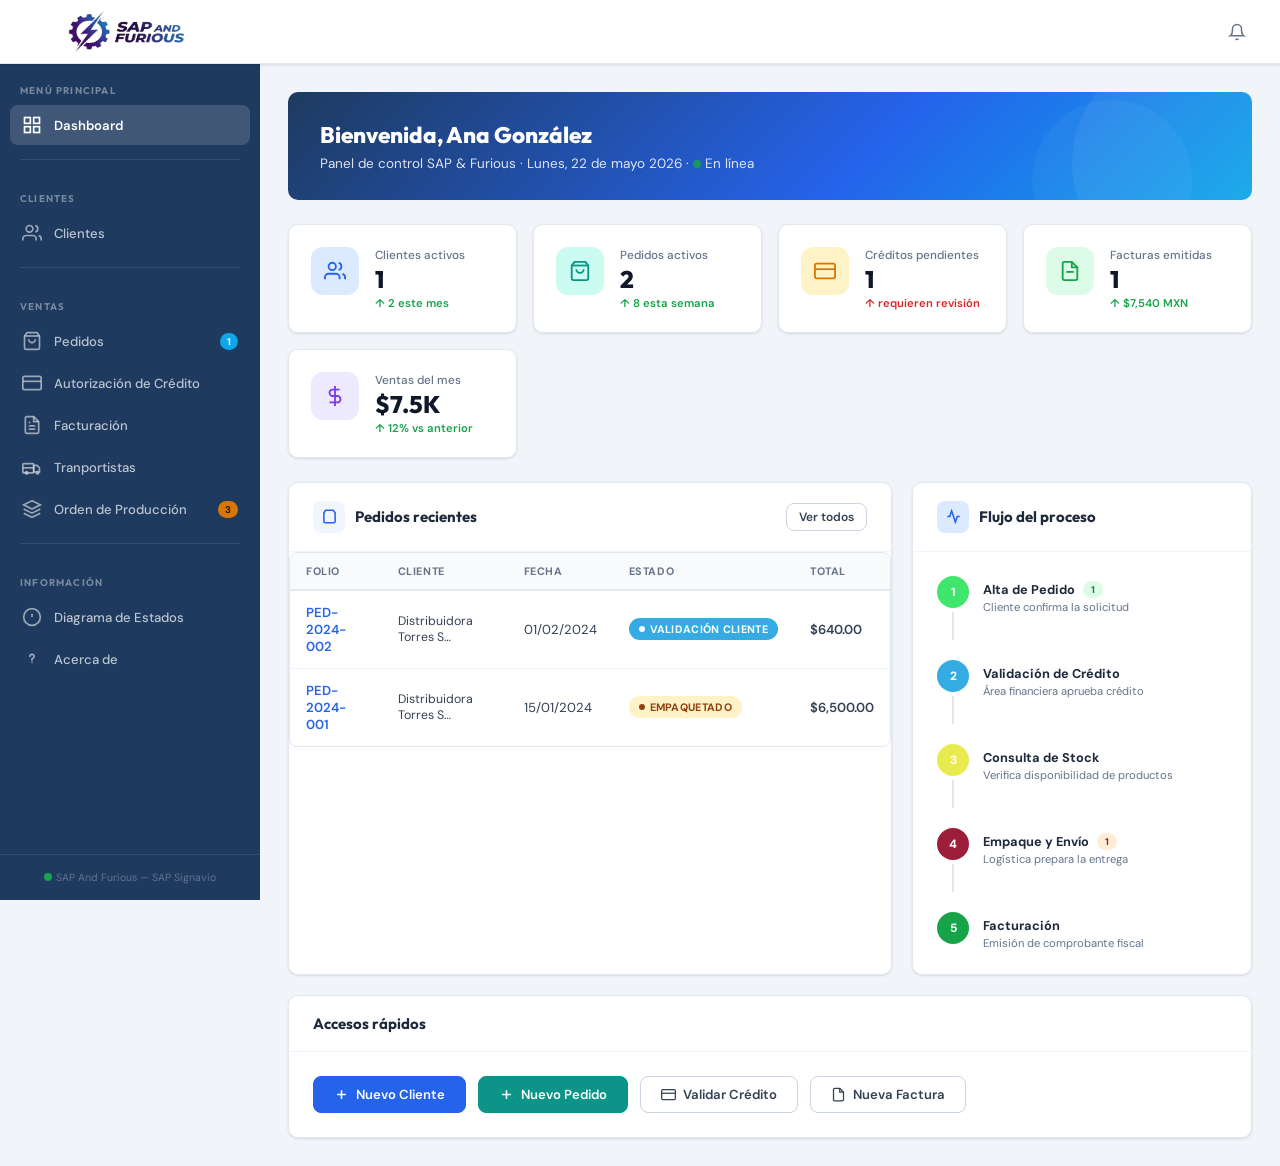
<file: index.html>
<!DOCTYPE html>
<html lang="es">
<head>
  <meta charset="UTF-8">
  <meta name="viewport" content="width=device-width, initial-scale=1.0">
  <title>SAP & FURIOUS — Dashboard</title>
  <link rel="stylesheet" href="css/styles.css">
</head>
<body>

<div id="layout-wrapper">
  <!-- Navbar y Sidebar-->

  <main class="erp-content fade-in">

    <!-- ── Bienvenida ── -->
    <div class="welcome-banner">
      <div class="welcome-title">Bienvenida, Ana González</div>
      <div class="welcome-subtitle">Panel de control SAP & Furious · Lunes, 22 de mayo 2026 · <span class="live-dot"></span> En línea</div>
    </div>

    <!-- ── KPIs ── -->
    <div style="display:grid; grid-template-columns:repeat(auto-fill,minmax(200px,1fr)); gap:16px; margin-bottom:24px">

      <div class="stat-card">
        <div class="stat-icon stat-icon-blue">
          <svg width="22" height="22" viewBox="0 0 24 24" fill="none" stroke="var(--primary-mid)" stroke-width="2">
            <path d="M17 21v-2a4 4 0 0 0-4-4H5a4 4 0 0 0-4 4v2"/><circle cx="9" cy="7" r="4"/>
            <path d="M23 21v-2a4 4 0 0 0-3-3.87M16 3.13a4 4 0 0 1 0 7.75"/>
          </svg>
        </div>
        <div class="stat-info">
          <div class="stat-label">Clientes activos</div>
          <div class="stat-value" id="kpi-clientes">1</div>
          <div class="stat-change up">↑ 2 este mes</div>
        </div>
      </div>

      <div class="stat-card">
        <div class="stat-icon stat-icon-teal">
          <svg width="22" height="22" viewBox="0 0 24 24" fill="none" stroke="var(--accent-teal)" stroke-width="2">
            <path d="M6 2L3 6v14a2 2 0 0 0 2 2h14a2 2 0 0 0 2-2V6l-3-4z"/>
            <line x1="3" y1="6" x2="21" y2="6"/><path d="M16 10a4 4 0 0 1-8 0"/>
          </svg>
        </div>
        <div class="stat-info">
          <div class="stat-label">Pedidos activos</div>
          <div class="stat-value" id="kpi-pedidos">2</div>
          <div class="stat-change up">↑ 8 esta semana</div>
        </div>
      </div>

      <div class="stat-card">
        <div class="stat-icon stat-icon-amber">
          <svg width="22" height="22" viewBox="0 0 24 24" fill="none" stroke="var(--warning)" stroke-width="2">
            <rect x="1" y="4" width="22" height="16" rx="2"/><line x1="1" y1="10" x2="23" y2="10"/>
          </svg>
        </div>
        <div class="stat-info">
          <div class="stat-label">Créditos pendientes</div>
          <div class="stat-value" id="kpi-creditos">1</div>
          <div class="stat-change down">↑ requieren revisión</div>
        </div>
      </div>

      <div class="stat-card">
        <div class="stat-icon stat-icon-green">
          <svg width="22" height="22" viewBox="0 0 24 24" fill="none" stroke="var(--success)" stroke-width="2">
            <path d="M14 2H6a2 2 0 0 0-2 2v16a2 2 0 0 0 2 2h12a2 2 0 0 0 2-2V8z"/>
            <polyline points="14 2 14 8 20 8"/><line x1="16" y1="13" x2="8" y2="13"/>
          </svg>
        </div>
        <div class="stat-info">
          <div class="stat-label">Facturas emitidas</div>
          <div class="stat-value" id="kpi-facturas">1</div>
          <div class="stat-change up">↑ $7,540 MXN</div>
        </div>
      </div>

      <div class="stat-card">
        <div class="stat-icon stat-icon-violet">
          <svg width="22" height="22" viewBox="0 0 24 24" fill="none" stroke="#7c3aed" stroke-width="2">
            <line x1="12" y1="1" x2="12" y2="23"/><path d="M17 5H9.5a3.5 3.5 0 0 0 0 7h5a3.5 3.5 0 0 1 0 7H6"/>
          </svg>
        </div>
        <div class="stat-info">
          <div class="stat-label">Ventas del mes</div>
          <div class="stat-value">$7.5K</div>
          <div class="stat-change up">↑ 12% vs anterior</div>
        </div>
      </div>

    </div>

    <!-- ── Dos columnas: tabla reciente + flujo ── -->
    <div style="display:grid; grid-template-columns:1fr 340px; gap:20px">

      <!-- Pedidos recientes -->
      <div class="erp-card">
        <div class="erp-card-header">
          <div class="erp-card-title">
            <div class="card-icon" style="background:var(--primary-light)">
              <svg width="15" height="15" viewBox="0 0 24 24" fill="none" stroke="var(--primary-mid)" stroke-width="2.5">
                <path d="M6 2L3 6v14a2 2 0 0 0 2 2h14a2 2 0 0 0 2-2V6l-3-4z"/>
              </svg>
            </div>
            Pedidos recientes
          </div>
          <a href="pedidos.html" class="btn btn-secondary btn-sm">Ver todos</a>
        </div>
        <div class="erp-table-wrapper">
          <table class="erp-table">
            <thead>
              <tr>
                <th>Folio</th><th>Cliente</th><th>Fecha</th><th>Estado</th><th>Total</th>
              </tr>
            </thead>
            <tbody id="dash-pedidos-tbody">
              <!-- Se llena solo -->
            </tbody>
          </table>
        </div>
      </div>

      <!-- Flujo del proceso -->
      <div class="erp-card">
        <div class="erp-card-header">
          <div class="erp-card-title">
            <div class="card-icon" style="background:#dbeafe">
              <svg width="15" height="15" viewBox="0 0 24 24" fill="none" stroke="var(--primary-mid)" stroke-width="2.5">
                <polyline points="22 12 18 12 15 21 9 3 6 12 2 12"/>
              </svg>
            </div>
            Flujo del proceso
          </div>
        </div>
        <div class="erp-card-body">
          <div style="display:flex; flex-direction:column; gap:0">
            <!-- Paso 1 -->
            <div class="flow-step" style="display:flex; align-items:flex-start; gap:14px; padding-bottom:20px; position:relative">
              <div style="display:flex; flex-direction:column; align-items:center">
                <div style="width:32px; height:32px; border-radius:50%; background:#40e66c; display:flex; align-items:center; justify-content:center; color:#fff; font-weight:800; font-size:.8rem; z-index:1">1</div>
                <div style="width:2px; flex:1; background:var(--neutral-200); margin-top:4px; min-height:28px"></div>
              </div>
              <div style="padding-top:5px; flex:1">
                <div style="display:flex; align-items:center; gap:8px">
                  <div style="font-weight:700; font-size:.85rem; color:var(--neutral-800)">Alta de Pedido</div>
                  <span class="flow-count" id="flow-count-1" style="background:#dcfce7; color:#15803d; font-size:.65rem; font-weight:700; padding:2px 8px; border-radius:20px; display:none">0</span>
                </div>
                <div style="font-size:.75rem; color:var(--neutral-500); margin-top:2px">Cliente confirma la solicitud</div>
              </div>
            </div>
            <!-- Paso 2 -->
            <div class="flow-step" style="display:flex; align-items:flex-start; gap:14px; padding-bottom:20px; position:relative">
              <div style="display:flex; flex-direction:column; align-items:center">
                <div style="width:32px; height:32px; border-radius:50%; background:#34ace3; display:flex; align-items:center; justify-content:center; color:#fff; font-weight:800; font-size:.8rem; z-index:1">2</div>
                <div style="width:2px; flex:1; background:var(--neutral-200); margin-top:4px; min-height:28px"></div>
              </div>
              <div style="padding-top:5px; flex:1">
                <div style="display:flex; align-items:center; gap:8px">
                  <div style="font-weight:700; font-size:.85rem; color:var(--neutral-800)">Validación de Crédito</div>
                  <span class="flow-count" id="flow-count-2" style="background:#dbeafe; color:#1d4ed8; font-size:.65rem; font-weight:700; padding:2px 8px; border-radius:20px; display:none">0</span>
                </div>
                <div style="font-size:.75rem; color:var(--neutral-500); margin-top:2px">Área financiera aprueba crédito</div>
              </div>
            </div>
            <!-- Paso 3 -->
            <div class="flow-step" style="display:flex; align-items:flex-start; gap:14px; padding-bottom:20px; position:relative">
              <div style="display:flex; flex-direction:column; align-items:center">
                <div style="width:32px; height:32px; border-radius:50%; background:#e8eb50; display:flex; align-items:center; justify-content:center; color:#fff; font-weight:800; font-size:.8rem; z-index:1">3</div>
                <div style="width:2px; flex:1; background:var(--neutral-200); margin-top:4px; min-height:28px"></div>
              </div>
              <div style="padding-top:5px; flex:1">
                <div style="display:flex; align-items:center; gap:8px">
                  <div style="font-weight:700; font-size:.85rem; color:var(--neutral-800)">Consulta de Stock</div>
                  <span class="flow-count" id="flow-count-3" style="background:#fef3c7; color:#a16207; font-size:.65rem; font-weight:700; padding:2px 8px; border-radius:20px; display:none">0</span>
                </div>
                <div style="font-size:.75rem; color:var(--neutral-500); margin-top:2px">Verifica disponibilidad de productos</div>
              </div>
            </div>
            <!-- Paso 4 -->
            <div class="flow-step" style="display:flex; align-items:flex-start; gap:14px; padding-bottom:20px; position:relative">
              <div style="display:flex; flex-direction:column; align-items:center">
                <div style="width:32px; height:32px; border-radius:50%; background:#9c1e3b; display:flex; align-items:center; justify-content:center; color:#fff; font-weight:800; font-size:.8rem; z-index:1">4</div>
                <div style="width:2px; flex:1; background:var(--neutral-200); margin-top:4px; min-height:28px"></div>
              </div>
              <div style="padding-top:5px; flex:1">
                <div style="display:flex; align-items:center; gap:8px">
                  <div style="font-weight:700; font-size:.85rem; color:var(--neutral-800)">Empaque y Envío</div>
                  <span class="flow-count" id="flow-count-4" style="background:#ffedd5; color:#9c1e3b; font-size:.65rem; font-weight:700; padding:2px 8px; border-radius:20px; display:none">0</span>
                </div>
                <div style="font-size:.75rem; color:var(--neutral-500); margin-top:2px">Logística prepara la entrega</div>
              </div>
            </div>
            <!-- Paso 5 -->
            <div class="flow-step" style="display:flex; align-items:flex-start; gap:14px">
              <div style="display:flex; flex-direction:column; align-items:center">
                <div style="width:32px; height:32px; border-radius:50%; background:var(--success); display:flex; align-items:center; justify-content:center; color:#fff; font-weight:800; font-size:.8rem">5</div>
              </div>
              <div style="padding-top:5px; flex:1">
                <div style="display:flex; align-items:center; gap:8px">
                  <div style="font-weight:700; font-size:.85rem; color:var(--neutral-800)">Facturación</div>
                  <span class="flow-count" id="flow-count-5" style="background:#c6f0d5; color:#12803a; font-size:.65rem; font-weight:700; padding:2px 8px; border-radius:20px; display:none">0</span>
                </div>
                <div style="font-size:.75rem; color:var(--neutral-500); margin-top:2px">Emisión de comprobante fiscal</div>
              </div>
            </div>
          </div>
        </div>
      </div>

    </div>

    <!-- ── Accesos rápidos ── -->
    <div style="margin-top:20px">
      <div class="erp-card">
        <div class="erp-card-header">
          <div class="erp-card-title">Accesos rápidos</div>
        </div>
        <div class="erp-card-body" style="display:flex; gap:12px; flex-wrap:wrap">
          <a href="clientes.html?mode=new" class="btn btn-primary">
            <svg width="15" height="15" viewBox="0 0 24 24" fill="none" stroke="currentColor" stroke-width="2.5"><line x1="12" y1="5" x2="12" y2="19"/><line x1="5" y1="12" x2="19" y2="12"/></svg>
            Nuevo Cliente
          </a>
          <a href="pedidos.html" class="btn btn-teal">
            <svg width="15" height="15" viewBox="0 0 24 24" fill="none" stroke="currentColor" stroke-width="2.5"><line x1="12" y1="5" x2="12" y2="19"/><line x1="5" y1="12" x2="19" y2="12"/></svg>
            Nuevo Pedido
          </a>
          <a href="credito.html" class="btn btn-secondary">
            <svg width="15" height="15" viewBox="0 0 24 24" fill="none" stroke="currentColor" stroke-width="2"><rect x="1" y="4" width="22" height="16" rx="2"/><line x1="1" y1="10" x2="23" y2="10"/></svg>
            Validar Crédito
          </a>
          <a href="factura.html" class="btn btn-secondary">
            <svg width="15" height="15" viewBox="0 0 24 24" fill="none" stroke="currentColor" stroke-width="2"><path d="M14 2H6a2 2 0 0 0-2 2v16a2 2 0 0 0 2 2h12a2 2 0 0 0 2-2V8z"/><polyline points="14 2 14 8 20 8"/></svg>
            Nueva Factura
          </a>
        </div>
      </div>
    </div>

  </main>
</div>

<script src="js/app.js"></script>
<script src="js/components.js"></script>
<script>
  // Llenar tabla de pedidos del dashboard
  function renderDashboard() {
    // Garantizar que el estado más reciente esté cargado
    loadState();

    const tbody = document.getElementById('dash-pedidos-tbody');
    if (tbody) {
      tbody.innerHTML = '';
      // Mostrar los 5 pedidos más recientes (último primero)
      const recientes = [...ERP.pedidos].reverse().slice(0, 5);
      if (recientes.length === 0) {
        tbody.innerHTML = `<tr><td colspan="5" style="text-align:center; padding:24px; color:var(--neutral-400)">Sin pedidos registrados</td></tr>`;
      } else {
        recientes.forEach(p => {
          const cli   = ERP.clientes.find(c => c.id === p.cliente_id);
          const total = p.productos.reduce((s, x) => s + x.total, 0);
          const nombre = cli ? (cli.nombre.length > 22 ? cli.nombre.slice(0, 22) + '…' : cli.nombre) : p.cliente_id;
          tbody.insertAdjacentHTML('beforeend', `
            <tr>
              <td><span class="fw-semibold" style="color:var(--primary-mid)">${p.folio}</span></td>
              <td style="font-size:.82rem">${nombre}</td>
              <td>${fmtDate(p.fecha)}</td>
              <td>${badgeHTML(p.estado)}</td>
              <td class="fw-semibold">${fmt(total)}</td>
            </tr>
          `);
        });
      }
    }

    // KPIs dinámicos
    const kpiC = document.getElementById('kpi-clientes');
    const kpiP = document.getElementById('kpi-pedidos');
    const kpiCr = document.getElementById('kpi-creditos');
    const kpiF = document.getElementById('kpi-facturas');
    if (kpiC)  kpiC.textContent  = ERP.clientes.filter(c => c.estado === 'activo').length;
    if (kpiP)  kpiP.textContent  = ERP.pedidos.length;
    if (kpiCr) kpiCr.textContent = ERP.pedidos.filter(p => p.estado === 'Validación cliente').length;
    if (kpiF)  kpiF.textContent  = ERP.facturas.length;

    // Ventas del mes (suma facturas del mes actual)
    const hoy = new Date();
    const mesActual = `${hoy.getFullYear()}-${String(hoy.getMonth()+1).padStart(2,'0')}`;
    const ventasMes = ERP.facturas
      .filter(f => f.fecha && f.fecha.startsWith(mesActual))
      .reduce((s, f) => s + (f.total || 0), 0);
    const kpiVentas = document.getElementById('kpi-ventas-mes');
    if (kpiVentas) kpiVentas.textContent = ventasMes >= 1000
      ? '$' + (ventasMes/1000).toFixed(1) + 'K'
      : fmt(ventasMes);

    // Contadores del flujo del proceso
    const flujoEstados = [
      { id: 'flow-count-1', estados: ['Validación cliente'] },
      { id: 'flow-count-2', estados: ['Validación crédito'] },
      { id: 'flow-count-3', estados: ['Confirmar pedido'] },
      { id: 'flow-count-4', estados: ['Recibido', 'Empaquetado'] },
      { id: 'flow-count-5', estados: ['Facturado'] },
    ];
    flujoEstados.forEach(({ id, estados }) => {
      const count = ERP.pedidos.filter(p => estados.includes(p.estado)).length;
      const el = document.getElementById(id);
      if (el) {
        if (count > 0) { el.textContent = count; el.style.display = ''; }
        else { el.style.display = 'none'; }
      }
    });
  }

  document.addEventListener('DOMContentLoaded', renderDashboard);
</script>
</body>
</html>
</file>
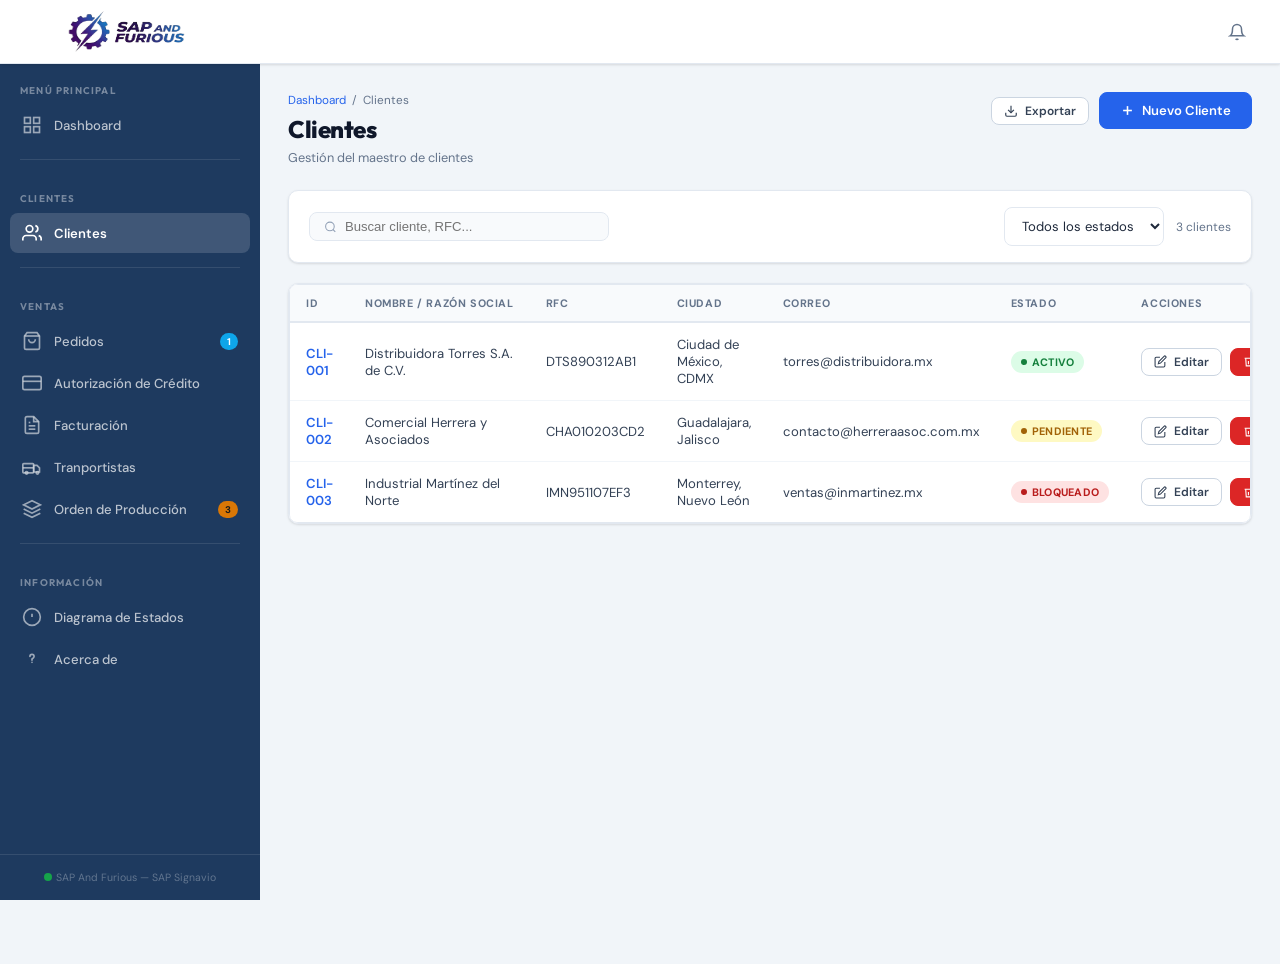
<file: clientes.html>
<!DOCTYPE html>
<html lang="es">
<head>
  <meta charset="UTF-8">
  <meta name="viewport" content="width=device-width, initial-scale=1.0">
  <title>SAP & FURIOUS — Clientes</title>
  <link rel="stylesheet" href="css/styles.css">
</head>
<body>

<div id="layout-wrapper">
  <!-- Navbar y Sidebar via components.js -->

  <main class="erp-content fade-in">

    <!-- LISTA DE CLIENTES -->
    <div id="clientes-container">

      <div class="page-header">
        <div class="page-header-left">
          <div class="breadcrumb-trail">
            <a href="index.html">Dashboard</a> / <span>Clientes</span>
          </div>
          <h1 class="page-title">Clientes</h1>
          <p class="page-subtitle">Gestión del maestro de clientes</p>
        </div>
        <div style="display:flex; gap:10px; align-items:center">
          <button class="btn btn-secondary btn-sm" onclick="mostrarToast('Descargando archivo Excel...', 'success')">
            <svg width="14" height="14" viewBox="0 0 24 24" fill="none" stroke="currentColor" stroke-width="2">
              <path d="M21 15v4a2 2 0 0 1-2 2H5a2 2 0 0 1-2-2v-4"/><polyline points="7 10 12 15 17 10"/><line x1="12" y1="15" x2="12" y2="3"/>
            </svg>
            Exportar
          </button>
          <button class="btn btn-primary" onclick="mostrarFormNuevo()">
            <svg width="15" height="15" viewBox="0 0 24 24" fill="none" stroke="currentColor" stroke-width="2.5">
              <line x1="12" y1="5" x2="12" y2="19"/><line x1="5" y1="12" x2="19" y2="12"/>
            </svg>
            Nuevo Cliente
          </button>
        </div>
      </div>

      <!-- Filtros rápidos -->
      <div class="erp-card" style="margin-bottom:20px">
        <div class="erp-card-body" style="padding:16px 20px; display:flex; gap:12px; align-items:center; flex-wrap:wrap">
          <div style="flex:1; min-width:180px">
            <div class="navbar-search" style="max-width:300px; background:var(--neutral-50)">
              <svg width="14" height="14" viewBox="0 0 24 24" fill="none" stroke="#94a3b8" stroke-width="2">
                <circle cx="11" cy="11" r="8"/><line x1="21" y1="21" x2="16.65" y2="16.65"/>
              </svg>
              <input type="text" placeholder="Buscar cliente, RFC..." id="buscar-cliente" oninput="filtrarClientes()">
            </div>
          </div>
          <select class="form-select" style="width:auto; min-width:140px" id="filtro-estado-cli" onchange="filtrarClientes()">
            <option value="">Todos los estados</option>
            <option value="activo">Activo</option>
            <option value="pendiente">Pendiente</option>
            <option value="bloqueado">Bloqueado</option>
          </select>
          <div style="margin-left:auto; display:flex; gap:8px; align-items:center">
            <span class="text-muted text-sm" id="cli-count">3 clientes</span>
          </div>
        </div>
      </div>

      <!-- Tabla de clientes -->
      <div class="erp-card">
        <div class="erp-table-wrapper">
          <table class="erp-table">
            <thead>
              <tr>
                <th>ID</th>
                <th>Nombre / Razón Social</th>
                <th>RFC</th>
                <th>Ciudad</th>
                <th>Correo</th>
                <th>Estado</th>
                <th>Acciones</th>
              </tr>
            </thead>
            <tbody id="clientes-tbody">
              <!-- Dinámico -->
            </tbody>
          </table>
        </div>
      </div>
    </div>

    <!-- FORMULARIO CLIENTE (oculto por defecto) -->
    <div id="form-container" style="display:none">

      <div class="page-header">
        <div class="page-header-left">
          <div class="breadcrumb-trail">
            <a href="index.html">Dashboard</a> /
            <a href="#" onclick="ocultarForm()">Clientes</a> /
            <span id="form-cliente-titulo">Nuevo Cliente</span>
          </div>
          <h1 class="page-title" id="form-cliente-titulo-h1">Nuevo Cliente</h1>
        </div>
        <button class="btn btn-secondary" onclick="ocultarForm()">
          <svg width="14" height="14" viewBox="0 0 24 24" fill="none" stroke="currentColor" stroke-width="2">
            <line x1="19" y1="12" x2="5" y2="12"/><polyline points="12 19 5 12 12 5"/>
          </svg>
          Volver a lista
        </button>
      </div>

      <form id="form-cliente" novalidate>

        <!-- Tabs -->
        <div data-tab-group>
          <div class="erp-tabs">
            <button type="button" class="erp-tab active" data-tab-target="tab-general">
              <svg width="14" height="14" viewBox="0 0 24 24" fill="none" stroke="currentColor" stroke-width="2">
                <path d="M20 21v-2a4 4 0 0 0-4-4H8a4 4 0 0 0-4 4v2"/><circle cx="12" cy="7" r="4"/>
              </svg>
              Datos Generales
            </button>
            <button type="button" class="erp-tab" data-tab-target="tab-pago">
              <svg width="14" height="14" viewBox="0 0 24 24" fill="none" stroke="currentColor" stroke-width="2">
                <rect x="1" y="4" width="22" height="16" rx="2"/><line x1="1" y1="10" x2="23" y2="10"/>
              </svg>
              Datos de Pago
            </button>
            <button type="button" class="erp-tab" data-tab-target="tab-envio">
              <svg width="14" height="14" viewBox="0 0 24 24" fill="none" stroke="currentColor" stroke-width="2">
                <rect x="1" y="3" width="15" height="13"/><polygon points="16 8 20 8 23 11 23 16 16 16 16 8"/>
                <circle cx="5.5" cy="18.5" r="2.5"/><circle cx="18.5" cy="18.5" r="2.5"/>
              </svg>
              Datos de Envío
            </button>
          </div>

          <!-- Tab 1: Datos Generales -->
          <div id="tab-general" class="tab-content active">
            <div class="erp-card">
              <div class="erp-card-header">
                <div class="erp-card-title">
                  <div class="card-icon" style="background:var(--primary-light)">
                    <svg width="15" height="15" viewBox="0 0 24 24" fill="none" stroke="var(--primary-mid)" stroke-width="2">
                      <path d="M20 21v-2a4 4 0 0 0-4-4H8a4 4 0 0 0-4 4v2"/><circle cx="12" cy="7" r="4"/>
                    </svg>
                  </div>
                  Información General
                </div>
                <!-- Badge de estado del cliente + selector -->
                <div style="display:flex; align-items:center; gap:10px; flex-wrap:wrap">
                  <span class="text-muted text-sm">Estado del cliente:</span>
                  <span id="cli-estado-badge"><span class="badge badge-pendiente">Pendiente</span></span>
                  <select id="cli-estado-select" class="form-select" style="width:auto; min-width:130px; font-size:.82rem"
                    onchange="actualizarBadgeEstadoCliente(this.value)">
                    <option value="pendiente">Pendiente</option>
                    <option value="activo">Activo</option>
                    <option value="bloqueado">Bloqueado</option>
                  </select>
                </div>
              </div>
              <div class="erp-card-body">

                <div class="form-section">
                  <div class="form-section-title">Identificación</div>
                  <div class="form-grid form-grid-4">
                    <div class="form-group">
                      <label>ID Cliente</label>
                      <input type="text" id="cli-id" class="form-control" readonly>
                      <input type="hidden" id="cli-estado" value="pendiente">
                    </div>
                    <div class="form-group col-span-2">
                      <label>Nombre / Razón Social <span class="required">*</span></label>
                      <input type="text" id="cli-nombre" class="form-control" required placeholder="Ej. Distribuidora Torres S.A. de C.V.">
                      <div class="invalid-feedback">Campo obligatorio</div>
                    </div>
                    <div class="form-group">
                      <label>RFC <span class="required">*</span></label>
                      <input type="text" id="cli-rfc" class="form-control" required placeholder="Ej. DTS890312AB1" maxlength="13" style="text-transform:uppercase">
                    </div>
                  </div>
                </div>

                <div class="form-section">
                  <div class="form-section-title">Crédito</div>
                  <div class="form-grid form-grid-4">
                    <div class="form-group col-span-2">
                      <label>Límite de Crédito (MXN)</label>
                      <input type="number" id="cli-limite-credito" class="form-control" placeholder="Ej. 100000" min="0" step="1000" value="100000">
                      <div class="invalid-feedback">Ingresa un monto válido</div>
                    </div>
                  </div>
                </div>

                <div class="form-section">
                  <div class="form-section-title">Contacto</div>
                  <div class="form-grid form-grid-3">
                    <div class="form-group">
                      <label>Correo electrónico <span class="required">*</span></label>
                      <input type="email" id="cli-email" class="form-control" required placeholder="contacto@empresa.com">
                      <div class="invalid-feedback">Correo inválido</div>
                    </div>
                    <div class="form-group">
                      <label>Teléfono</label>
                      <input type="tel" id="cli-tel" class="form-control" placeholder="55 1234 5678">
                    </div>
                    <div class="form-group">
                      <label>País</label>
                      <select id="cli-pais" class="form-select">
                        <option value="México">México</option>
                        <option value="Estados Unidos">Estados Unidos</option>
                        <option value="Canadá">Canadá</option>
                      </select>
                    </div>
                  </div>
                </div>

                <div class="form-section">
                  <div class="form-section-title">Dirección fiscal</div>
                  <div class="form-grid form-grid-4">
                    <div class="form-group col-span-2">
                      <label>Calle y número <span class="required">*</span></label>
                      <input type="text" id="cli-direccion" class="form-control" required placeholder="Av. Insurgentes Sur 1234">
                    </div>
                    <div class="form-group">
                      <label>Ciudad <span class="required">*</span></label>
                      <input type="text" id="cli-ciudad" class="form-control" required placeholder="Ciudad de México">
                    </div>
                    <div class="form-group">
                      <label>Estado</label>
                      <input type="text" id="cli-estado-dir" class="form-control" placeholder="CDMX">
                    </div>
                    <div class="form-group">
                      <label>Código Postal</label>
                      <input type="text" id="cli-cp" class="form-control" placeholder="03810" maxlength="5">
                    </div>
                  </div>
                </div>

              </div>
              <div class="erp-card-footer">
                <button type="button" class="btn btn-secondary" onclick="ocultarForm()">
                  <svg width="14" height="14" viewBox="0 0 24 24" fill="none" stroke="currentColor" stroke-width="2">
                    <line x1="18" y1="6" x2="6" y2="18"/><line x1="6" y1="6" x2="18" y2="18"/>
                  </svg>
                  Cancelar
                </button>
                <button type="button" class="btn btn-primary" onclick="guardarCliente()">
                  <svg width="14" height="14" viewBox="0 0 24 24" fill="none" stroke="currentColor" stroke-width="2">
                    <path d="M19 21H5a2 2 0 0 1-2-2V5a2 2 0 0 1 2-2h11l5 5v11a2 2 0 0 1-2 2z"/>
                    <polyline points="17 21 17 13 7 13 7 21"/><polyline points="7 3 7 8 15 8"/>
                  </svg>
                  Guardar
                </button>
              </div>
            </div>
          </div>

          <!-- Tab 2: Datos de Pago -->
          <div id="tab-pago" class="tab-content">
            <div class="erp-card">
              <div class="erp-card-header">
                <div class="erp-card-title">
                  <div class="card-icon" style="background:#dbeafe">
                    <svg width="15" height="15" viewBox="0 0 24 24" fill="none" stroke="var(--primary-mid)" stroke-width="2">
                      <rect x="1" y="4" width="22" height="16" rx="2"/><line x1="1" y1="10" x2="23" y2="10"/>
                    </svg>
                  </div>
                  Información de Pago
                </div>
              </div>
              <div class="erp-card-body">
                <div class="form-section">
                  <div class="form-section-title">Método de pago</div>
                  <div class="form-grid form-grid-3">
                    <div class="form-group">
                      <label>Método de pago</label>
                      <select id="cli-metodo" class="form-select" onchange="toggleBancoPorMetodo(this.value)">
                        <option value="">-- Seleccionar --</option>
                        <option value="Transferencia bancaria">Transferencia bancaria</option>
                        <option value="Cheque">Cheque</option>
                        <option value="Efectivo">Efectivo</option>
                        <option value="Domiciliación">Domiciliación</option>
                        <option value="Tarjeta de crédito">Tarjeta de crédito</option>
                      </select>
                    </div>
                    <div class="form-group">
                      <label>Condiciones de pago</label>
                      <select id="cli-condpago" class="form-select">
                        <option value="">-- Seleccionar --</option>
                        <option value="Contado">Contado</option>
                        <option value="15 días neto">15 días neto</option>
                        <option value="30 días neto">30 días neto</option>
                        <option value="45 días neto">45 días neto</option>
                        <option value="60 días neto">60 días neto</option>
                      </select>
                    </div>
                    <div class="form-group">
                      <label>Moneda</label>
                      <select id="cli-moneda" class="form-select">
                        <option value="MXN">MXN — Peso Mexicano</option>
                        <option value="USD">USD — Dólar Americano</option>
                        <option value="EUR">EUR — Euro</option>
                      </select>
                    </div>
                  </div>
                </div>
                <div class="form-section">
                  <div class="form-section-title">Datos bancarios</div>
                  <div class="form-grid form-grid-3">
                    <div class="form-group">
                      <label>Banco</label>
                      <select id="cli-banco" class="form-select">
                        <option value="">-- Seleccionar banco --</option>
                        <option value="BBVA México">BBVA México</option>
                        <option value="Santander">Santander</option>
                        <option value="Banamex">Banamex</option>
                        <option value="Banorte">Banorte</option>
                        <option value="HSBC">HSBC</option>
                        <option value="Inbursa">Inbursa</option>
                      </select>
                    </div>
                    <div class="form-group">
                      <label>Número de cuenta</label>
                      <input type="text" id="cli-cuenta" class="form-control" placeholder="0411234567" maxlength="18">
                    </div>
                    <div class="form-group">
                      <label>CLABE interbancaria</label>
                      <input type="text" id="cli-clabe" class="form-control" placeholder="012180004112345678" maxlength="18">
                    </div>
                  </div>
                </div>
              </div>
              <div class="erp-card-footer">
                <button type="button" class="btn btn-secondary" onclick="ocultarForm()">Cancelar</button>
                <button type="button" class="btn btn-primary" onclick="guardarCliente()">
                  <svg width="14" height="14" viewBox="0 0 24 24" fill="none" stroke="currentColor" stroke-width="2">
                    <path d="M19 21H5a2 2 0 0 1-2-2V5a2 2 0 0 1 2-2h11l5 5v11a2 2 0 0 1-2 2z"/>
                    <polyline points="17 21 17 13 7 13 7 21"/><polyline points="7 3 7 8 15 8"/>
                  </svg>
                  Guardar
                </button>
              </div>
            </div>
          </div>

          <!-- Tab 3: Datos de Envío -->
          <div id="tab-envio" class="tab-content">
            <div class="erp-card">
              <div class="erp-card-header">
                <div class="erp-card-title">
                  <div class="card-icon" style="background:#ccfbf1">
                    <svg width="15" height="15" viewBox="0 0 24 24" fill="none" stroke="var(--accent-teal)" stroke-width="2">
                      <rect x="1" y="3" width="15" height="13"/><polygon points="16 8 20 8 23 11 23 16 16 16 16 8"/>
                      <circle cx="5.5" cy="18.5" r="2.5"/><circle cx="18.5" cy="18.5" r="2.5"/>
                    </svg>
                  </div>
                  Información de Envío y Entrega
                </div>
              </div>
              <div class="erp-card-body">
                <div class="form-section">
                  <div class="form-section-title">Dirección de entrega</div>
                  <div class="form-grid form-grid-3">
                    <div class="form-group col-span-3">
                      <label>Dirección de envío</label>
                      <input type="text" id="cli-dir-envio" class="form-control" placeholder="Av. Insurgentes Sur 1234, Piso 3">
                    </div>
                    <div class="form-group">
                      <label>Contacto de entrega</label>
                      <input type="text" id="cli-contacto-envio" class="form-control" placeholder="Nombre del responsable">
                    </div>
                    <div class="form-group">
                      <label>Teléfono de entrega</label>
                      <input type="tel" id="cli-tel-envio" class="form-control" placeholder="55 9876 5432">
                    </div>
                    <div class="form-group">
                      <label>Horario de entrega</label>
                      <input type="text" id="cli-horario" class="form-control" placeholder="09:00 – 18:00">
                    </div>
                    <div class="form-group col-span-3">
                      <label>Observaciones especiales</label>
                      <textarea id="cli-obs" class="form-control" rows="3" placeholder="Instrucciones de acceso, restricciones, etc."></textarea>
                    </div>
                  </div>
                </div>
              </div>
              <div class="erp-card-footer">
                <button type="button" class="btn btn-secondary" onclick="ocultarForm()">Cancelar</button>
                <button type="button" class="btn btn-primary" onclick="guardarCliente()">
                  <svg width="14" height="14" viewBox="0 0 24 24" fill="none" stroke="currentColor" stroke-width="2">
                    <path d="M19 21H5a2 2 0 0 1-2-2V5a2 2 0 0 1 2-2h11l5 5v11a2 2 0 0 1-2 2z"/>
                    <polyline points="17 21 17 13 7 13 7 21"/><polyline points="7 3 7 8 15 8"/>
                  </svg>
                  Guardar
                </button>
              </div>
            </div>
          </div>
        </div><!-- /tab-group -->

      </form>
    </div>

  </main>
</div>

<!-- MODAL: Confirmar eliminación -->
<div id="modal-eliminar-cliente" class="modal-overlay">
  <div class="modal-box">
    <div class="modal-header">
      <div class="modal-icon modal-icon-danger">🗑️</div>
      <div>
        <div class="modal-title">Eliminar cliente</div>
        <div class="modal-subtitle">Esta acción no se puede deshacer</div>
      </div>
    </div>
    <div class="modal-body">
      ¿Estás seguro de que deseas eliminar este cliente? Se perderán todos sus datos.
    </div>
    <div class="modal-footer">
      <button class="btn btn-secondary" onclick="closeModal('modal-eliminar-cliente')">Cancelar</button>
      <button class="btn btn-danger" onclick="ejecutarEliminarCliente()">Eliminar</button>
    </div>
  </div>
</div>

<script src="js/app.js"></script>
<script src="js/components.js"></script>
<script>
  let clienteParaEliminar = null;

  function mostrarFormNuevo() {
    ERP.clienteActivo = null;
    ERP.modoEdicion = false;
    limpiarFormCliente();
    document.getElementById('clientes-container').style.display = 'none';
    document.getElementById('form-container').style.display = '';
    document.getElementById('form-cliente-titulo').textContent = 'Nuevo Cliente';
    document.getElementById('form-cliente-titulo-h1').textContent = 'Nuevo Cliente';
    // Asignar ID nuevo
    const idEl = document.getElementById('cli-id');
    if (idEl) idEl.value = genFolio('CLI', ERP.clientes, 'id');
  }

  function ocultarForm() {
    document.getElementById('form-container').style.display = 'none';
    document.getElementById('clientes-container').style.display = '';
    renderTablaClientes();
  }

  // Override: editarCliente abre el form local
  const _editarClienteOrig = editarCliente;
  window.editarCliente = function(id) {
    const c = ERP.clientes.find(x => x.id === id);
    if (!c) return;
    ERP.clienteActivo = c;
    ERP.modoEdicion = true;
    llenarFormCliente(c);
    document.getElementById('clientes-container').style.display = 'none';
    document.getElementById('form-container').style.display = '';
    document.getElementById('form-cliente-titulo').textContent = 'Editar: ' + c.nombre.split(' ')[0];
    document.getElementById('form-cliente-titulo-h1').textContent = 'Editar Cliente';
  };

  function confirmarEliminarCliente(id) {
    clienteParaEliminar = id;
    openModal('modal-eliminar-cliente');
  }

  function ejecutarEliminarCliente() {
    ERP.clientes = ERP.clientes.filter(c => c.id !== clienteParaEliminar);
    saveState();
    closeModal('modal-eliminar-cliente');
    renderTablaClientes();
    mostrarToast('Cliente eliminado', 'danger');
  }

  function filtrarClientes() {
    const query  = document.getElementById('buscar-cliente')?.value.toLowerCase() || '';
    const estado = document.getElementById('filtro-estado-cli')?.value || '';
    const rows   = document.querySelectorAll('#clientes-tbody tr');
    let count = 0;
    rows.forEach(row => {
      const txt = row.textContent.toLowerCase();
      const visible = (!query || txt.includes(query)) &&
                      (!estado || txt.includes(estado));
      row.style.display = visible ? '' : 'none';
      if (visible) count++;
    });
    const counter = document.getElementById('cli-count');
    if (counter) counter.textContent = `${count} cliente${count !== 1 ? 's' : ''}`;
  }

  // Guardar también actualiza el formulario
  const _guardarClienteOrig = guardarCliente;
  window.guardarCliente = function() {
    _guardarClienteOrig();
    // Mostrar lista después de guardar
    setTimeout(ocultarForm, 200);
  };

  // Verificar si hay un cliente para cargar
  document.addEventListener('DOMContentLoaded', () => {
    const id = sessionStorage.getItem('erp_cliente_editar');
    if (id) {
      sessionStorage.removeItem('erp_cliente_editar');
      window.editarCliente(id);
    }
    const params = new URLSearchParams(window.location.search);
    if (params.get('mode') === 'new') mostrarFormNuevo();
  });

  /* ── Fix 1: Ocultar/bloquear banco cuando el método es Efectivo ── */
  function toggleBancoPorMetodo(metodo) {
    const esEfectivo = metodo === 'Efectivo';
    const camposBanco = ['cli-banco','cli-cuenta','cli-clabe'];
    camposBanco.forEach(id => {
      const el = document.getElementById(id);
      if (!el) return;
      el.disabled = esEfectivo;
      if (esEfectivo) {
        el.value = '';
        el.style.background = 'var(--neutral-100)';
        el.style.color = 'var(--neutral-400)';
        el.style.cursor = 'not-allowed';
      } else {
        el.style.background = '';
        el.style.color = '';
        el.style.cursor = '';
      }
    });
    // Actualizar etiqueta visual
    const secBanco = document.querySelector('.form-section:nth-of-type(2) .form-section-title');
    // Mostrar aviso si es efectivo
    let aviso = document.getElementById('aviso-efectivo');
    if (esEfectivo) {
      if (!aviso) {
        aviso = document.createElement('div');
        aviso.id = 'aviso-efectivo';
        aviso.className = 'alert alert-info';
        aviso.style.cssText = 'margin-top:10px; font-size:.82rem';
        aviso.innerHTML = 'ℹ️ El método <strong>Efectivo</strong> no requiere datos bancarios.';
        const contenedor = document.getElementById('cli-banco')?.closest('.form-section');
        if (contenedor) contenedor.insertAdjacentElement('afterbegin', aviso);
      }
      aviso.style.display = '';
    } else if (aviso) {
      aviso.style.display = 'none';
    }
  }

  // Aplicar al cargar el form si ya tiene Efectivo seleccionado
  const _llenarFormClienteOrig = window.llenarFormCliente || llenarFormCliente;
  window.llenarFormCliente = function(c) {
    _llenarFormClienteOrig(c);
    if (c.metodo_pago) toggleBancoPorMetodo(c.metodo_pago);
  };
</script>
</body>
</html>
</file>
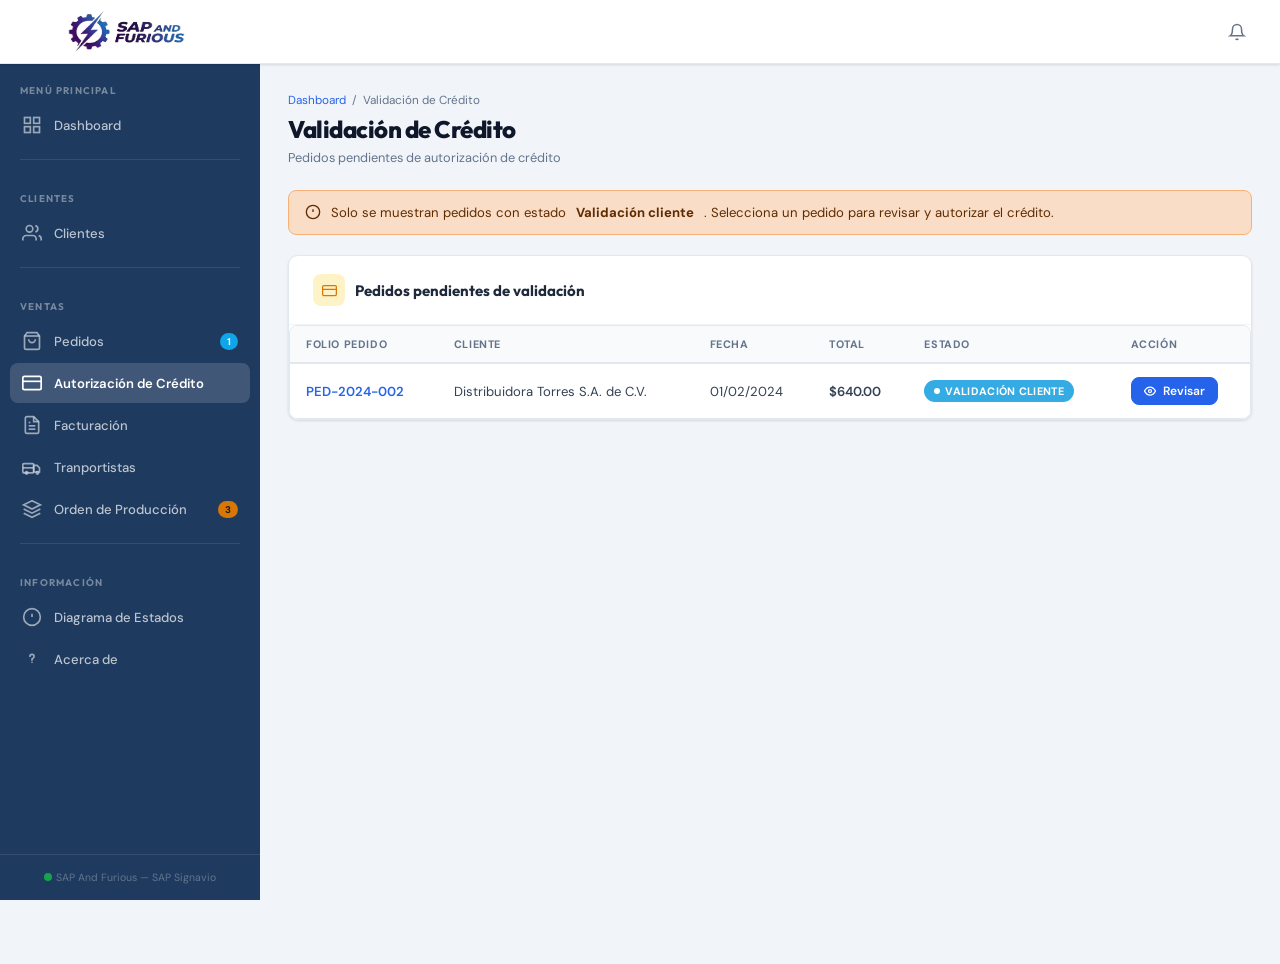
<file: credito.html>
<!DOCTYPE html>
<html lang="es">
<head>
  <meta charset="UTF-8">
  <meta name="viewport" content="width=device-width, initial-scale=1.0">
  <title>SAP & FURIOUS — Validación de Crédito</title>
  <link rel="stylesheet" href="css/styles.css">
</head>
<body>

<div id="layout-wrapper">

  <main class="erp-content fade-in">

    <!-- LISTA DE PEDIDOS PENDIENTES DE CRÉDITO -->
    <div id="seccion-lista-credito">

      <div class="page-header">
        <div class="page-header-left">
          <div class="breadcrumb-trail"><a href="index.html">Dashboard</a> / <span>Validación de Crédito</span></div>
          <h1 class="page-title">Validación de Crédito</h1>
          <p class="page-subtitle">Pedidos pendientes de autorización de crédito</p>
        </div>
      </div>

      <!-- Alerta informativa -->
      <div class="alert alert-info" style="margin-bottom:20px">
        <svg width="16" height="16" viewBox="0 0 24 24" fill="none" stroke="currentColor" stroke-width="2" style="flex-shrink:0">
          <circle cx="12" cy="12" r="10"/><line x1="12" y1="8" x2="12" y2="12"/><line x1="12" y1="16" x2="12.01" y2="16"/>
        </svg>
        Solo se muestran pedidos con estado <strong>Validación cliente</strong>. Selecciona un pedido para revisar y autorizar el crédito.
      </div>

      <div class="erp-card">
        <div class="erp-card-header">
          <div class="erp-card-title">
            <div class="card-icon" style="background:#fef3c7">
              <svg width="15" height="15" viewBox="0 0 24 24" fill="none" stroke="var(--warning)" stroke-width="2">
                <rect x="1" y="4" width="22" height="16" rx="2"/><line x1="1" y1="10" x2="23" y2="10"/>
              </svg>
            </div>
            Pedidos pendientes de validación
          </div>
        </div>
        <div class="erp-table-wrapper">
          <table class="erp-table">
            <thead>
              <tr>
                <th>Folio Pedido</th><th>Cliente</th><th>Fecha</th><th>Total</th><th>Estado</th><th>Acción</th>
              </tr>
            </thead>
            <tbody id="lista-pedidos-credito">
              <!-- Dinámico -->
            </tbody>
          </table>
        </div>
      </div>
    </div>

    <!-- FORMULARIO DE VALIDACIÓN DE CRÉDITO -->
    <div id="seccion-form-credito" style="display:none">

      <div class="page-header">
        <div class="page-header-left">
          <div class="breadcrumb-trail">
            <a href="index.html">Dashboard</a> /
            <a href="#" onclick="volverListaCredito()">Validación de Crédito</a> /
            <span id="cred-folio-titulo">—</span>
          </div>
          <h1 class="page-title">Autorización de Crédito</h1>
          <p class="page-subtitle">Revisión financiera del cliente</p>
        </div>
        <button class="btn btn-secondary" onclick="volverListaCredito()">
          <svg width="14" height="14" viewBox="0 0 24 24" fill="none" stroke="currentColor" stroke-width="2">
            <line x1="19" y1="12" x2="5" y2="12"/><polyline points="12 19 5 12 12 5"/>
          </svg>
          Volver a lista
        </button>
      </div>

      <!-- Info del pedido -->
      <div style="display:grid; grid-template-columns:1fr 1fr; gap:20px; margin-bottom:20px">

        <!-- Datos del pedido -->
        <div class="erp-card">
          <div class="erp-card-header">
            <div class="erp-card-title">
              <div class="card-icon" style="background:var(--primary-light)">
                <svg width="15" height="15" viewBox="0 0 24 24" fill="none" stroke="var(--primary-mid)" stroke-width="2">
                  <path d="M6 2L3 6v14a2 2 0 0 0 2 2h14a2 2 0 0 0 2-2V6l-3-4z"/>
                </svg>
              </div>
              Datos del Pedido
            </div>
          </div>
          <div class="erp-card-body">
            <div class="form-grid form-grid-2">
              <div class="form-group">
                <label>Folio Pedido</label>
                <input type="text" id="cred-folio" class="form-control" readonly>
              </div>
              <div class="form-group">
                <label>Estado del Pedido</label>
                <div style="display:flex; align-items:center; gap:10px; margin-top:6px">
                  <span id="cred-estado-badge"></span>
                </div>
              </div>
              <div class="form-group col-span-2">
                <label>Cliente</label>
                <input type="text" id="cred-cliente" class="form-control" readonly>
              </div>
            </div>
          </div>
        </div>

        <!-- Semáforo de crédito -->
        <div class="erp-card">
          <div class="erp-card-header">
            <div class="erp-card-title">
              <div class="card-icon" style="background:#fef3c7">
                <svg width="15" height="15" viewBox="0 0 24 24" fill="none" stroke="var(--warning)" stroke-width="2">
                  <line x1="12" y1="1" x2="12" y2="23"/>
                  <path d="M17 5H9.5a3.5 3.5 0 0 0 0 7h5a3.5 3.5 0 0 1 0 7H6"/>
                </svg>
              </div>
              Situación Crediticia
            </div>
          </div>
          <div class="erp-card-body">
            <div id="cred-alerta" class="alert" style="display:none; margin-bottom:16px"></div>

            <div style="display:flex; flex-direction:column; gap:14px">
              <div>
                <div style="display:flex; justify-content:space-between; margin-bottom:6px">
                  <span class="text-sm text-muted">Uso del crédito</span>
                  <span class="text-sm fw-bold" id="credit-pct">0%</span>
                </div>
                <div class="credit-bar-wrapper">
                  <div class="credit-bar safe" id="credit-bar" style="width:0%"></div>
                </div>
              </div>
              <div style="display:grid; grid-template-columns:repeat(3,1fr); gap:12px; margin-top:4px">
                <div style="text-align:center; padding:12px; background:var(--neutral-50); border-radius:8px; border:1px solid var(--neutral-200)">
                  <div class="text-muted text-sm">Límite</div>
                  <div style="font-family:'Outfit',sans-serif; font-weight:800; font-size:1rem; color:var(--neutral-800); margin-top:4px" id="cred-limite">—</div>
                </div>
                <div style="text-align:center; padding:12px; background:#fff7ed; border-radius:8px; border:1px solid #fed7aa">
                  <div class="text-muted text-sm">Utilizado</div>
                  <div style="font-family:'Outfit',sans-serif; font-weight:800; font-size:1rem; color:var(--warning); margin-top:4px" id="cred-utilizado">—</div>
                </div>
                <div style="text-align:center; padding:12px; background:#f0fdf4; border-radius:8px; border:1px solid #bbf7d0">
                  <div class="text-muted text-sm">Disponible</div>
                  <div style="font-family:'Outfit',sans-serif; font-weight:800; font-size:1rem; color:var(--success); margin-top:4px" id="cred-disponible">—</div>
                </div>
              </div>
            </div>
          </div>
        </div>
      </div>

      <!-- Tabla de productos del pedido -->
      <div class="erp-card" style="margin-bottom:20px">
        <div class="erp-card-header">
          <div class="erp-card-title">
            <div class="card-icon" style="background:#ccfbf1">
              <svg width="15" height="15" viewBox="0 0 24 24" fill="none" stroke="var(--accent-teal)" stroke-width="2">
                <line x1="8" y1="6" x2="21" y2="6"/><line x1="8" y1="12" x2="21" y2="12"/>
                <line x1="8" y1="18" x2="21" y2="18"/>
              </svg>
            </div>
            Productos del Pedido
          </div>
          <div style="display:flex; align-items:center; gap:10px">
            <span class="text-muted text-sm">Total del pedido:</span>
            <span style="font-family:'Outfit',sans-serif; font-weight:800; color:var(--primary); font-size:1.1rem" id="cred-total-pedido">—</span>
          </div>
        </div>
        <div class="erp-table-wrapper">
          <table class="erp-table">
            <thead>
              <tr>
                <th>Código</th><th>Descripción</th><th>Cantidad</th>
                <th>Precio Unit.</th><th style="text-align:right">Total</th>
              </tr>
            </thead>
            <tbody id="cred-productos-tbody">
              <!-- Dinámico -->
            </tbody>
          </table>
        </div>
      </div>

      <!-- Sección de autorización de crédito -->
      <div class="erp-card" style="margin-bottom:20px" id="card-autorizar-credito">
        <div class="erp-card-header">
          <div class="erp-card-title">
            <div class="card-icon" style="background:#dcfce7">
              <svg width="15" height="15" viewBox="0 0 24 24" fill="none" stroke="var(--success)" stroke-width="2">
                <path d="M22 11.08V12a10 10 0 1 1-5.93-9.14"/>
                <polyline points="22 4 12 14.01 9 11.01"/>
              </svg>
            </div>
            Validación para Autorización de Crédito
          </div>
        </div>
        <div class="erp-card-body" style="display:flex; flex-direction:column; gap:20px">

          <!-- VALIDACIÓN 1: Situación fiscal -->
          <div style="border:1px solid var(--neutral-200); border-radius:10px; padding:18px">
            <div style="font-family:'Outfit',sans-serif; font-weight:700; font-size:.9rem; color:var(--neutral-800); margin-bottom:14px; display:flex; align-items:center; gap:8px">
              <span style="background:var(--primary-mid); color:#fff; border-radius:50%; width:22px; height:22px; display:inline-flex; align-items:center; justify-content:center; font-size:.75rem; font-weight:800">1</span>
              Verificación de Situación Fiscal (SAT)
            </div>

            <div style="display:flex; gap:12px; align-items:flex-end; flex-wrap:wrap; margin-bottom:14px">
              <div class="form-group" style="flex:1; min-width:200px">
                <label>Documento de Situación Fiscal (PDF/XML)</label>
                <input type="file" id="archivo-fiscal" class="form-control" accept=".pdf,.xml" onchange="archivoFiscalSeleccionado(this)">
              </div>
              <button class="btn btn-secondary" id="btn-validar-qr" disabled onclick="validarQR()" style="white-space:nowrap">
                <svg width="14" height="14" viewBox="0 0 24 24" fill="none" stroke="currentColor" stroke-width="2">
                  <rect x="3" y="3" width="7" height="7"/><rect x="14" y="3" width="7" height="7"/>
                  <rect x="3" y="14" width="7" height="7"/>
                  <path d="M14 14h.01M14 17h.01M17 14h.01M17 17h3v3h-3z"/>
                </svg>
                Validar Código QR
              </button>
            </div>

            <!-- Estado del documento -->
            <div style="display:flex; gap:10px; flex-wrap:wrap">
              <div id="sat-estado-activo" style="flex:1; min-width:100px; border-radius:8px; padding:10px 14px; text-align:center; border:2px solid var(--neutral-200); background:var(--neutral-50); transition:all .3s">
                <div style="font-size:.7rem; font-weight:700; text-transform:uppercase; letter-spacing:.6px; color:var(--neutral-400)">Activo</div>
                <div style="margin-top:4px; font-size:1.2rem">✓</div>
              </div>
              <div id="sat-estado-suspendido" style="flex:1; min-width:100px; border-radius:8px; padding:10px 14px; text-align:center; border:2px solid var(--neutral-200); background:var(--neutral-50); transition:all .3s">
                <div style="font-size:.7rem; font-weight:700; text-transform:uppercase; letter-spacing:.6px; color:var(--neutral-400)">Suspendido</div>
                <div style="margin-top:4px; font-size:1.2rem">⏸</div>
              </div>
              <div id="sat-estado-cancelado" style="flex:1; min-width:100px; border-radius:8px; padding:10px 14px; text-align:center; border:2px solid var(--neutral-200); background:var(--neutral-50); transition:all .3s">
                <div style="font-size:.7rem; font-weight:700; text-transform:uppercase; letter-spacing:.6px; color:var(--neutral-400)">Cancelado</div>
                <div style="margin-top:4px; font-size:1.2rem">✕</div>
              </div>
            </div>

            <div id="fiscal-resultado" style="margin-top:12px; display:none"></div>
          </div>

          <!-- VALIDACIÓN 2: Deuda máxima 20% -->
          <div style="border:1px solid var(--neutral-200); border-radius:10px; padding:18px">
            <div style="font-family:'Outfit',sans-serif; font-weight:700; font-size:.9rem; color:var(--neutral-800); margin-bottom:14px; display:flex; align-items:center; gap:8px">
              <span style="background:var(--primary-mid); color:#fff; border-radius:50%; width:22px; height:22px; display:inline-flex; align-items:center; justify-content:center; font-size:.75rem; font-weight:800">2</span>
              Validación de Deuda (máx. 35% del límite de crédito)
            </div>
            <div id="deuda-resultado" style="font-size:.875rem; color:var(--neutral-600)">
              Selecciona un pedido para calcular.
            </div>
          </div>

          <!-- Resultado global -->
          <div id="validacion-global-resultado" style="display:none"></div>

        </div>
        <div class="erp-card-footer">
          <button class="btn btn-danger" id="btn-cancelar-pedido-cred" style="display:none" onclick="cancelarPedidoDesdeCredito()">
            <svg width="14" height="14" viewBox="0 0 24 24" fill="none" stroke="currentColor" stroke-width="2">
              <circle cx="12" cy="12" r="10"/><line x1="15" y1="9" x2="9" y2="15"/><line x1="9" y1="9" x2="15" y2="15"/>
            </svg>
            Cancelar Pedido
          </button>
          <button class="btn btn-secondary" onclick="volverListaCredito()">Cancelar</button>
          <button class="btn btn-success" id="btn-guardar-credito" disabled onclick="guardarValidacionCredito()">
            <svg width="14" height="14" viewBox="0 0 24 24" fill="none" stroke="currentColor" stroke-width="2">
              <path d="M19 21H5a2 2 0 0 1-2-2V5a2 2 0 0 1 2-2h11l5 5v11a2 2 0 0 1-2 2z"/>
              <polyline points="17 21 17 13 7 13 7 21"/>
            </svg>
            Autorizar Crédito
          </button>
        </div>
      </div>

      <!-- SECCIÓN CONSULTA DE STOCK (aparece tras validar crédito) -->
      <div id="seccion-stock" style="display:none">
        <div class="erp-card" style="margin-bottom:20px">
          <div class="erp-card-header">
            <div class="erp-card-title">
              <div class="card-icon" style="background:#ede9fe">
                <svg width="15" height="15" viewBox="0 0 24 24" fill="none" stroke="#7c3aed" stroke-width="2">
                  <path d="M21 16V8a2 2 0 0 0-1-1.73l-7-4a2 2 0 0 0-2 0l-7 4A2 2 0 0 0 3 8v8a2 2 0 0 0 1 1.73l7 4a2 2 0 0 0 2 0l7-4A2 2 0 0 0 21 16z"/>
                  <polyline points="3.27 6.96 12 12.01 20.73 6.96"/>
                  <line x1="12" y1="22.08" x2="12" y2="12"/>
                </svg>
              </div>
              Consulta de Disponibilidad de Stock
            </div>
            <span class="badge badge-validacion-credito">Crédito aprobado ✓</span>
          </div>
          <div class="erp-table-wrapper">
            <table class="erp-table">
              <thead>
                <tr>
                  <th>Código</th>
                  <th>Descripción</th>
                  <th>Cantidad Pedida</th>
                  <th>Existencia Actual</th>
                  <th>Stock Suficiente</th>
                </tr>
              </thead>
              <tbody id="stock-tbody">
                <!-- Dinámico al presionar Consultar Stock -->
              </tbody>
            </table>
          </div>
          <div id="alerta-capacidad-stock" class="alert alert-warning" style="display:none; margin:12px 16px 4px"></div>
        </div>

        <div class="erp-card">
          <div class="erp-card-body" style="display:flex; gap:12px; flex-wrap:wrap; align-items:center">
            <button class="btn btn-danger" onclick="confirmarCancelarPedidoCredito()">
              <svg width="14" height="14" viewBox="0 0 24 24" fill="none" stroke="currentColor" stroke-width="2">
                <circle cx="12" cy="12" r="10"/><line x1="15" y1="9" x2="9" y2="15"/><line x1="9" y1="9" x2="15" y2="15"/>
              </svg>
              Cancelar Pedido
            </button>
            <button class="btn btn-primary" onclick="consultarStock()">
              <svg width="14" height="14" viewBox="0 0 24 24" fill="none" stroke="currentColor" stroke-width="2">
                <circle cx="11" cy="11" r="8"/><line x1="21" y1="21" x2="16.65" y2="16.65"/>
              </svg>
              Consultar Stock
            </button>
            <button class="btn btn-success ms-auto" id="btn-confirmar-pedido" disabled onclick="confirmarPedidoStock()">
              <svg width="14" height="14" viewBox="0 0 24 24" fill="none" stroke="currentColor" stroke-width="2">
                <path d="M22 11.08V12a10 10 0 1 1-5.93-9.14"/>
                <polyline points="22 4 12 14.01 9 11.01"/>
              </svg>
              Confirmar Pedido
            </button>
            <button class="btn btn-teal" id="btn-empaquetar-cred" disabled onclick="empaquetarDesdeCredito()">
              <svg width="14" height="14" viewBox="0 0 24 24" fill="none" stroke="currentColor" stroke-width="2">
                <path d="M21 16V8a2 2 0 0 0-1-1.73l-7-4a2 2 0 0 0-2 0l-7 4A2 2 0 0 0 3 8v8a2 2 0 0 0 1 1.73l7 4a2 2 0 0 0 2 0l7-4A2 2 0 0 0 21 16z"/>
              </svg>
              Empaquetar
            </button>
          </div>
        </div>
      </div>

    </div><!-- /seccion-form-credito -->

  </main>
</div>

<!-- MODAL: Confirmar crédito -->
<div id="modal-confirmar-credito" class="modal-overlay">
  <div class="modal-box">
    <div class="modal-header">
      <div class="modal-icon modal-icon-warning">💳</div>
      <div>
        <div class="modal-title">Confirmar autorización de crédito</div>
        <div class="modal-subtitle">Esta acción modificará el estado del pedido</div>
      </div>
    </div>
    <div class="modal-body">
      <p>Favor de confirmar que <strong>autoriza el crédito del cliente</strong> para este pedido.</p>
      <br>
      <div style="background:var(--neutral-50); border-radius:8px; padding:12px; border:1px solid var(--neutral-200); font-size:.82rem; color:var(--neutral-600)">
        Al confirmar, el estado del pedido cambiará a <strong>"Validación crédito"</strong> y se habilitará la sección de <strong>Consulta de Stock</strong>.
      </div>
    </div>
    <div class="modal-footer">
      <button class="btn btn-secondary" onclick="closeModal('modal-confirmar-credito')">Revisar de nuevo</button>
      <button class="btn btn-success" onclick="confirmarValidacionCredito()">Sí, autorizar crédito</button>
    </div>
  </div>
</div>

<!-- MODAL: Confirmar pedido con stock -->
<div id="modal-confirmar-stock" class="modal-overlay">
  <div class="modal-box">
    <div class="modal-header">
      <div class="modal-icon modal-icon-success">✅</div>
      <div>
        <div class="modal-title">Confirmar pedido</div>
        <div class="modal-subtitle">El pedido quedará confirmado y listo para empaquetar</div>
      </div>
    </div>
    <div class="modal-body">
      <p>¿Confirmas que el stock es suficiente y deseas proceder con el pedido?</p>
      <br>
      <div style="background:#f0fdf4; border-radius:8px; padding:12px; border:1px solid #bbf7d0; font-size:.82rem; color:#14532d">
        El estado cambiará a <strong>"Confirmar pedido"</strong> y se activará el botón de <strong>Empaquetar</strong>.
      </div>
    </div>
    <div class="modal-footer">
      <button class="btn btn-secondary" onclick="closeModal('modal-confirmar-stock')">Cancelar</button>
      <button class="btn btn-success" onclick="ejecutarConfirmarPedido()">Confirmar pedido</button>
    </div>
  </div>
</div>

<!-- MODAL: Pedido listo para facturar -->
<div id="modal-pedido-listo" class="modal-overlay">
  <div class="modal-box">
    <div class="modal-header">
      <div class="modal-icon modal-icon-success">📦</div>
      <div>
        <div class="modal-title">¡Pedido empaquetado!</div>
        <div class="modal-subtitle">Estado actualizado a "Empaquetado"</div>
      </div>
    </div>
    <div class="modal-body">
      El pedido ha sido marcado como <strong>Empaquetado</strong> y el stock ha sido descontado. Ahora puede proceder a la <strong>facturación</strong>.
    </div>
    <div class="modal-footer">
      <button class="btn btn-secondary" onclick="closeModal('modal-pedido-listo')">Cerrar</button>
      <a href="factura.html" class="btn btn-primary">Ir a Facturación →</a>
    </div>
  </div>
</div>

<!-- MODAL: Solicitar Stock -->
<div id="modal-solicitar-stock" class="modal-overlay">
  <div class="modal-box" style="max-width:560px">
    <div class="modal-header">
      <div class="modal-icon modal-icon-warning">📦</div>
      <div>
        <div class="modal-title">Solicitar Stock del Producto</div>
        <div class="modal-subtitle">Orden de producción para reabastecimiento</div>
      </div>
    </div>
    <div class="modal-body">
      <div id="solicitar-stock-lista" style="display:flex; flex-direction:column; gap:12px"></div>
    </div>
    <div class="modal-footer">
      <button class="btn btn-secondary" onclick="closeModal('modal-solicitar-stock')">Cancelar</button>
      <button class="btn btn-primary" onclick="enviarOrdenProduccion()">
        <svg width="14" height="14" viewBox="0 0 24 24" fill="none" stroke="currentColor" stroke-width="2">
          <line x1="22" y1="2" x2="11" y2="13"/><polygon points="22 2 15 22 11 13 2 9 22 2"/>
        </svg>
        Enviar Orden de Producción
      </button>
    </div>
  </div>
</div>

<!-- MODAL: Cancelar pedido (confirmación) -->
<div id="modal-cancelar-pedido-confirm" class="modal-overlay">
  <div class="modal-box">
    <div class="modal-header">
      <div class="modal-icon modal-icon-danger">🚫</div>
      <div>
        <div class="modal-title">Cancelar pedido</div>
        <div class="modal-subtitle">Esta acción no se puede deshacer</div>
      </div>
    </div>
    <div class="modal-body">
      <p>¿Confirmas que deseas <strong>cancelar el pedido <span id="cancelar-ped-folio-texto">—</span></strong>?</p>
      <br>
      <div style="background:#fef2f2; border:1px solid #fecaca; border-radius:8px; padding:12px; font-size:.82rem; color:#991b1b">
        ⚠️ El pedido pasará a estado <strong>Cancelada</strong> y el crédito comprometido será revertido automáticamente.
      </div>
    </div>
    <div class="modal-footer">
      <button class="btn btn-secondary" onclick="closeModal('modal-cancelar-pedido-confirm')">No, mantener</button>
      <button class="btn btn-danger" onclick="cancelarPedidoDesdeCredito()">Sí, cancelar pedido</button>
    </div>
  </div>
</div>

<script src="js/app.js"></script>
<script src="js/components.js"></script>
<script>

  /* ── Inicialización de la página ── */
  document.addEventListener('DOMContentLoaded', () => {
    cargarListaPedidosCredito();

    // Si venimos desde pedidos.html con un pedido seleccionado
    const params = new URLSearchParams(window.location.search);
    if (!params.has('folio')) {
      sessionStorage.removeItem('erp_pedido_credito');
    } else {
      const folioGuardado = params.get('folio');
      const p = ERP.pedidos.find(x => x.folio === folioGuardado);
      if (p) seleccionarPedidoCredito(folioGuardado);
    }
  });

  /* ── Carga la tabla de pedidos pendientes de crédito ── */
  function cargarListaPedidosCredito() {
    const tbody = document.getElementById('lista-pedidos-credito');
    if (!tbody) return;
    tbody.innerHTML = '';

    const pendientes = ERP.pedidos.filter(p => p.estado === 'Validación cliente');

    if (pendientes.length === 0) {
      tbody.innerHTML = `
        <tr>
          <td colspan="6" style="text-align:center; padding:32px; color:var(--neutral-400)">
            No hay pedidos pendientes de validación de crédito.
          </td>
        </tr>`;
      return;
    }

    pendientes.forEach(p => {
      const cli = ERP.clientes.find(c => c.id === p.cliente_id);
      const total = p.productos.reduce((s, x) => s + x.total, 0);
      const tr = document.createElement('tr');
      tr.innerHTML = `
        <td><span class="fw-semibold" style="color:var(--primary-mid)">${p.folio}</span></td>
        <td>${cli ? cli.nombre : p.cliente_id}</td>
        <td>${fmtDate(p.fecha)}</td>
        <td class="fw-semibold">${fmt(total)}</td>
        <td>${badgeHTML(p.estado)}</td>
        <td>
          <button class="btn btn-primary btn-sm" onclick="seleccionarPedidoCredito('${p.folio}')">
            <svg width="12" height="12" viewBox="0 0 24 24" fill="none" stroke="currentColor" stroke-width="2.5">
              <path d="M1 12s4-8 11-8 11 8 11 8-4 8-11 8-11-8-11-8z"/>
              <circle cx="12" cy="12" r="3"/>
            </svg>
            Revisar
          </button>
        </td>
      `;
      tbody.appendChild(tr);
    });
  }

  /* ── Selecciona un pedido para revisar crédito ── */
  function seleccionarPedidoCredito(folio) {
    ERP.pedidoActivo = ERP.pedidos.find(p => p.folio === folio);
    if (!ERP.pedidoActivo) return;

    // Cambiar vista
    document.getElementById('seccion-lista-credito').style.display = 'none';
    document.getElementById('seccion-form-credito').style.display  = '';
    document.getElementById('cred-folio-titulo').textContent = folio;

    // Llenar datos
    renderCreditoCliente();
    // Reset validaciones
    fiscalValida = false;
    deudaValida  = false;
    resetEstadosSAT && resetEstadosSAT();

    // Si el pedido YA tiene crédito aprobado, no mostrar las validaciones como bloqueantes
    const yaAprobado = ['Validación crédito','Confirmar pedido','Recibido','Empaquetado'].includes(ERP.pedidoActivo.estado);

    if (!yaAprobado) {
      // Solo evaluar deuda/fiscal si aún no fue aprobado
      evaluarDeuda();
      evaluarValidaciones();
    } else {
      // Ocultar la sección de validaciones para no confundir con alertas rojas
      const deudaEl = document.getElementById('deuda-resultado');
      if (deudaEl) {
        deudaEl.innerHTML = `<div class="alert alert-success" style="margin:0">✓ <strong>Deuda ya validada.</strong> Crédito autorizado en etapa anterior.</div>`;
      }
      document.getElementById('validacion-global-resultado').style.display = 'none';
    }

    const btnQR = document.getElementById('btn-validar-qr');
    if (btnQR) btnQR.disabled = true;
    const archivoEl = document.getElementById('archivo-fiscal');
    if (archivoEl) archivoEl.value = '';
    ocultarResultadoFiscal && ocultarResultadoFiscal();
    document.getElementById('validacion-global-resultado').style.display = 'none';
    document.getElementById('btn-cancelar-pedido-cred').style.display = 'none';
    cargarProductosPedidoCredito();

    // Si el crédito ya fue aprobado, mostrar sección stock
    if (['Validación crédito','Confirmar pedido','Recibido','Empaquetado'].includes(ERP.pedidoActivo.estado)) {
      mostrarSeccionStock();
      // Fix 6: Restaurar la tabla de stock automáticamente al regresar
      setTimeout(() => window.consultarStock && window.consultarStock(), 50);
      // Congelar checkbox
      const chk = document.getElementById('chk-credito');
      if (chk) { chk.checked = true; chk.disabled = true; }
      // Ocultar el formulario de autorización para no pedirlo de nuevo
      const cardCred = document.getElementById('card-autorizar-credito');
      if (cardCred) {
        const footer = cardCred.querySelector('.erp-card-footer');
        if (footer) footer.style.display = 'none';
        // Mostrar aviso de crédito ya aprobado
        let yaAprobadoBanner = document.getElementById('banner-credito-aprobado');
        if (!yaAprobadoBanner) {
          yaAprobadoBanner = document.createElement('div');
          yaAprobadoBanner.id = 'banner-credito-aprobado';
          yaAprobadoBanner.className = 'alert alert-success';
          yaAprobadoBanner.style.cssText = 'margin:0 0 0 0; font-size:.875rem';
          yaAprobadoBanner.innerHTML = '✓ <strong>Crédito ya autorizado.</strong> Continúa desde la sección de stock.';
          cardCred.querySelector('.erp-card-body')?.prepend(yaAprobadoBanner);
        }
        yaAprobadoBanner.style.display = '';
      }
    }
    if (['Confirmar pedido','Recibido','Empaquetado'].includes(ERP.pedidoActivo.estado)) {
      const btnConf = document.getElementById('btn-confirmar-pedido');
      const btnEmp  = document.getElementById('btn-empaquetar-cred');
      // Confirmar pedido: ya confirmado, solo habilitar Empaquetar
      // Empaquetado: ambos deshabilitados (ya está listo)
      if (btnConf) btnConf.disabled = ['Confirmar pedido','Recibido','Empaquetado'].includes(ERP.pedidoActivo.estado);
      if (btnEmp)  btnEmp.disabled  = (ERP.pedidoActivo.estado === 'Empaquetado');
      // Permitir empaquetar si ya confirmado
      if (btnEmp && ['Confirmar pedido','Recibido'].includes(ERP.pedidoActivo.estado)) btnEmp.disabled = false;
    }
  }

  /* ── Carga productos del pedido activo en la tabla de crédito ── */
  function cargarProductosPedidoCredito() {
    const tbody = document.getElementById('cred-productos-tbody');
    if (!tbody || !ERP.pedidoActivo) return;
    tbody.innerHTML = '';
    let gran = 0;
    ERP.pedidoActivo.productos.forEach(p => {
      gran += p.total;
      const tr = document.createElement('tr');
      tr.innerHTML = `
        <td>${p.codigo}</td>
        <td>${p.descripcion}</td>
        <td>${p.cantidad.toLocaleString()}</td>
        <td>${fmt(p.precio)}</td>
        <td class="fw-semibold" style="text-align:right">${fmt(p.total)}</td>
      `;
      tbody.appendChild(tr);
    });
    const el = document.getElementById('cred-total-pedido');
    if (el) el.textContent = fmt(gran);
  }

  /* ── Muestra la sección de stock ── */
  function mostrarSeccionStock() {
    const sec = document.getElementById('seccion-stock');
    if (sec) { sec.style.display = ''; sec.classList.add('fade-in'); }
    // Ocultar botón de guardar crédito si ya está aprobado
    const cardCred = document.getElementById('card-autorizar-credito');
    if (cardCred && ['Validación crédito','Confirmar pedido','Recibido'].includes(ERP.pedidoActivo?.estado)) {
      const footer = cardCred.querySelector('.erp-card-footer');
      if (footer) footer.style.display = 'none';
    }
  }

  /* ── Toggle del checkbox ── */
  function toggleCheckCredito(el) {
    const label = document.getElementById('label-chk-credito');
    if (label) label.classList.toggle('checked', el.checked);
  }

  /* ── Override: confirmarValidacionCredito actualiza UI local ── */
  const _confirmarCredOrig = confirmarValidacionCredito;
  window.confirmarValidacionCredito = function() {
    closeModal('modal-confirmar-credito');
    if (!ERP.pedidoActivo) return;

    const idx = ERP.pedidos.findIndex(p => p.folio === ERP.pedidoActivo.folio);
    if (idx >= 0) {
      ERP.pedidos[idx].estado = 'Validación crédito';
      ERP.pedidos[idx].credito_aprobado = true;
      ERP.pedidoActivo = ERP.pedidos[idx];
    }

    // Fix 3: Sumar el total del pedido al crédito utilizado SOLO si no se ha sumado antes
    if (!ERP.pedidoActivo.credito_sumado) {
      const totalPedido = ERP.pedidoActivo.productos.reduce((s, p) => s + p.total, 0);
      const idxCli = ERP.clientes.findIndex(c => c.id === ERP.pedidoActivo.cliente_id);
      if (idxCli >= 0) {
        ERP.clientes[idxCli].credito_utilizado += totalPedido;
      }
      // Marcar que ya se sumó para no duplicar en reentradas
      if (idx >= 0) ERP.pedidos[idx].credito_sumado = true;
      ERP.pedidoActivo = ERP.pedidos[idx >= 0 ? idx : 0];
    }
    saveState();

    // Actualizar badge
    const badge = document.getElementById('cred-estado-badge');
    if (badge) badge.innerHTML = badgeHTML('Validación crédito');

    mostrarSeccionStock();
    mostrarToast('Crédito autorizado — Estado: Validación crédito', 'success');
  };

    let fiscalValida = false;
    let deudaValida  = false;

    function archivoFiscalSeleccionado(input) {
      const btn = document.getElementById('btn-validar-qr');
      if (btn) btn.disabled = !input.files.length;
      // Reset estados
      fiscalValida = false;
      resetEstadosSAT();
      ocultarResultadoFiscal();
      evaluarValidaciones();
    }

    function resetEstadosSAT() {
      ['sat-estado-activo','sat-estado-suspendido','sat-estado-cancelado'].forEach(id => {
        const el = document.getElementById(id);
        if (el) {
          el.style.borderColor = 'var(--neutral-200)';
          el.style.background  = 'var(--neutral-50)';
          el.querySelector('div:first-child').style.color = 'var(--neutral-400)';
        }
      });
    }

    function ocultarResultadoFiscal() {
      const el = document.getElementById('fiscal-resultado');
      if (el) el.style.display = 'none';
    }

    function validarQR() {
      const btn = document.getElementById('btn-validar-qr');
      if (btn) { btn.disabled = true; btn.textContent = 'Validando...'; }

      resetEstadosSAT();

      setTimeout(() => {
        // 50/50
        const aprobado = Math.random() >= 0.1;
        const estadoId = aprobado ? 'sat-estado-activo' : 'sat-estado-cancelado';
        const el = document.getElementById(estadoId);

        if (aprobado) {
          el.style.borderColor = 'var(--success)';
          el.style.background  = '#dcfce7';
          el.querySelector('div:first-child').style.color = 'var(--success)';
        } else {
          el.style.borderColor = 'var(--danger)';
          el.style.background  = '#fee2e2';
          el.querySelector('div:first-child').style.color = 'var(--danger)';
        }

        fiscalValida = aprobado;

        const resEl = document.getElementById('fiscal-resultado');
        if (resEl) {
          resEl.style.display = '';
          resEl.innerHTML = aprobado
            ? `<div class="alert alert-success" style="margin:0">✓ <strong>Código QR válido.</strong> Situación fiscal: <strong>Activo</strong> ante el SAT.</div>`
            : `<div class="alert alert-danger" style="margin:0">✕ <strong>Código QR inválido.</strong> Situación fiscal: <strong>Cancelado</strong> ante el SAT. No se puede autorizar el crédito.</div>`;
        }

        if (btn) {
          btn.disabled = false;
          btn.innerHTML = `<svg width="14" height="14" viewBox="0 0 24 24" fill="none" stroke="currentColor" stroke-width="2"><rect x="3" y="3" width="7" height="7"/><rect x="14" y="3" width="7" height="7"/><rect x="3" y="14" width="7" height="7"/><path d="M14 14h.01M14 17h.01M17 14h.01M17 17h3v3h-3z"/></svg> Validar de nuevo`;
        }

        evaluarValidaciones();
      }, 1800);
    }

    function evaluarDeuda() {
      if (!ERP.pedidoActivo) return;
      const cli = ERP.clientes.find(c => c.id === ERP.pedidoActivo.cliente_id);
      if (!cli) return;

      const totalPedido    = ERP.pedidoActivo.productos.reduce((s, p) => s + (p.total || 0), 0);
      const estadosActivos = ['Validación cliente','Validación crédito','Confirmar pedido','Recibido','Empaquetado'];

      const pedidosActivosCliente = ERP.pedidos.filter(p =>
        estadosActivos.includes(p.estado) &&
        p.cliente_id === cli.id &&
        p.folio !== ERP.pedidoActivo.folio
      );

      const creditoYaComprometido = pedidosActivosCliente
        .reduce((s, p) => s + p.productos.reduce((sp, pr) => sp + (pr.total || 0), 0), 0);

      const creditoProyectado = creditoYaComprometido + totalPedido;
      const pctActual     = cli.limite_credito > 0 ? (creditoYaComprometido / cli.limite_credito) * 100 : 0;
      const pctProyectado = cli.limite_credito > 0 ? (creditoProyectado   / cli.limite_credito) * 100 : 0;

      // Solo aplica la restricción del 35% si ya tiene pedidos activos sin liquidar
      if (pedidosActivosCliente.length > 0) {
        deudaValida = pctProyectado <= 35;
      } else {
        deudaValida = true;
      }

      const el = document.getElementById('deuda-resultado');
      if (el) {
        if (deudaValida) {
          if (pedidosActivosCliente.length > 0) {
            el.innerHTML = `<div class="alert alert-success" style="margin:0">✓ <strong>Deuda dentro del límite.</strong> Con este pedido se utilizaría el <strong>${pctProyectado.toFixed(1)}%</strong> del límite de crédito (actualmente ${pctActual.toFixed(1)}% — máx. 35% permitido).</div>`;
          } else {
            el.innerHTML = `<div class="alert alert-success" style="margin:0">✓ <strong>Sin deuda previa.</strong> El cliente no tiene pedidos activos sin liquidar. Sin restricción del 35%.</div>`;
          }
        } else {
          el.innerHTML = `<div class="alert alert-danger" style="margin:0">✕ <strong>Deuda excede el límite.</strong> Con este pedido se estaría utilizando el <strong>${pctProyectado.toFixed(1)}%</strong> del límite de crédito (actualmente ${pctActual.toFixed(1)}%). El máximo permitido es del 35%.</div>`;
        }
      }
    }

    function evaluarValidaciones() {
      const btnAutorizar = document.getElementById('btn-guardar-credito');
      const btnCancelar  = document.getElementById('btn-cancelar-pedido-cred');
      const resGlobal    = document.getElementById('validacion-global-resultado');

      const ambas = fiscalValida && deudaValida;
      const ninguna = !fiscalValida;

      if (btnAutorizar) btnAutorizar.disabled = !ambas;

      if (resGlobal) {
        if (ambas) {
          resGlobal.style.display = '';
          resGlobal.innerHTML = `<div class="alert alert-success" style="margin:0">✓ <strong>Todas las validaciones aprobadas.</strong> Puedes autorizar el crédito.</div>`;
        } else if (!fiscalValida && document.getElementById('fiscal-resultado')?.style.display !== 'none') {
          resGlobal.style.display = '';
          resGlobal.innerHTML = `<div class="alert alert-danger" style="margin:0">✕ <strong>Validación fallida.</strong> No se puede autorizar el crédito.</div>`;
        } else {
          resGlobal.style.display = 'none';
        }
      }

      // Mostrar botón cancelar pedido solo si fiscal es inválida (ya validó y falló)
      const fiscalResEl = document.getElementById('fiscal-resultado');
      const fiscalValidada = fiscalResEl && fiscalResEl.style.display !== 'none';
      if (btnCancelar) {
        btnCancelar.style.display = (fiscalValidada && !fiscalValida) ? '' : 'none';
      }
    }

    function cancelarPedidoDesdeCredito() {
      if (!ERP.pedidoActivo) return;

      // Revertir el crédito sumado si aplica
      if (ERP.pedidoActivo.credito_sumado) {
        const totalPedido = ERP.pedidoActivo.productos.reduce((s, p) => s + p.total, 0);
        const idxCli = ERP.clientes.findIndex(c => c.id === ERP.pedidoActivo.cliente_id);
        if (idxCli >= 0) {
          ERP.clientes[idxCli].credito_utilizado = Math.max(
            0,
            (ERP.clientes[idxCli].credito_utilizado || 0) - totalPedido
          );
        }
      }

      const idx = ERP.pedidos.findIndex(p => p.folio === ERP.pedidoActivo.folio);
      if (idx >= 0) {
        ERP.pedidos[idx].estado = 'Cancelada';
        ERP.pedidos[idx].credito_sumado = false;
        ERP.pedidoActivo = ERP.pedidos[idx];
      }
      saveState();
      mostrarToast('Pedido cancelado y crédito revertido', 'danger');
      closeModal('modal-cancelar-pedido-confirm');
      volverListaCredito();
    }

    function confirmarCancelarPedidoCredito() {
      const folio = ERP.pedidoActivo?.folio || '—';
      const el = document.getElementById('cancelar-ped-folio-texto');
      if (el) el.textContent = folio;
      openModal('modal-cancelar-pedido-confirm');
    }


    let productosParaOrden = [];

  function abrirModalSolicitarStock(productos) {
    productosParaOrden = productos;
    const lista = document.getElementById('solicitar-stock-lista');
    if (!lista) return;
    lista.innerHTML = '';

    productos.forEach((p, idx) => {
      const minCantidad = p.faltante;
      const maxPorProd  = MAX_STOCK_PROD - p.stock;  // cajas que caben hasta llegar a 250
      const maxCant     = Math.max(1, maxPorProd);
      const valorSug    = Math.min(minCantidad, maxCant);
      const div = document.createElement('div');
      div.style.cssText = 'background:var(--neutral-50); border:1px solid var(--neutral-200); border-radius:8px; padding:14px 16px';
      div.innerHTML = `
        <div style="font-weight:700; font-size:.875rem; color:var(--neutral-800); margin-bottom:8px">${p.codigo} — ${p.descripcion}</div>
        <div style="display:grid; grid-template-columns:repeat(4,1fr); gap:8px; margin-bottom:10px; font-size:.78rem; color:var(--neutral-500)">
          <div>Stock actual: <strong style="color:var(--neutral-700)">${p.stock}</strong></div>
          <div>Solicitado: <strong style="color:var(--neutral-700)">${p.cantPedida}</strong></div>
          <div>Pto. reorden: <strong style="color:var(--warning)">${p.rop}</strong></div>
          <div>Máx. permitido: <strong style="color:var(--neutral-700)">${maxCant}</strong></div>
        </div>
        <div class="form-group">
          <label style="font-size:.78rem">
            Cantidad a producir <span style="color:var(--danger)">*</span>
            <span style="color:var(--neutral-400); font-weight:400">(mín. ${minCantidad} — máx. ${maxCant})</span>
          </label>
          <input type="number" id="ord-cant-${idx}" class="form-control"
            value="${valorSug}" min="${minCantidad}" max="${maxCant}"
            oninput="
              var v=parseInt(this.value)||0;
              if(v<${minCantidad}){ this.value=${minCantidad}; }
              if(v>${maxCant}){ this.value=${maxCant}; mostrarToast('La cantidad excede el máximo permitido de ${maxCant} cajas para este producto (límite 250 por producto).','warning'); }
            ">
        </div>
      `;
      lista.appendChild(div);
    });

    openModal('modal-solicitar-stock');
  }

  function enviarOrdenProduccion() {
    // ── Validar capacidades ANTES de crear ninguna orden ──
    const stockTotalActual = ERP.productos.reduce((s, p) => s + (p.stock || 0), 0);
    let cantidadTotalSolicitada = 0;
    const errores = [];

    productosParaOrden.forEach((p, idx) => {
      const cantEl = document.getElementById(`ord-cant-${idx}`);
      const cant   = cantEl ? parseInt(cantEl.value) : p.faltante;
      const prod   = ERP.productos.find(x => x.codigo === p.codigo);
      const stockActual = prod ? prod.stock : p.stock;
      const minCant    = p.faltante;
      const maxPorProd = MAX_STOCK_PROD - stockActual;

      if (cant < minCant) {
        errores.push(`${p.codigo}: la cantidad mínima es ${minCant}.`);
      }
      if (cant > maxPorProd) {
        errores.push(`${p.codigo}: la cantidad ${cant} haría que el stock supere el máximo de ${MAX_STOCK_PROD} cajas por producto.`);
      }
      cantidadTotalSolicitada += cant;
    });

    if (errores.length > 0) {
      mostrarToast(errores[0], 'danger');
      return;
    }

    const stockTotalProyectado = stockTotalActual + cantidadTotalSolicitada;
    if (stockTotalProyectado > MAX_STOCK_TOTAL) {
      mostrarToast(
        `Stock actual (${stockTotalActual}) + solicitado (${cantidadTotalSolicitada}) = ${stockTotalProyectado} cajas — supera la capacidad máxima del almacén de ${MAX_STOCK_TOTAL}. Reduce las cantidades.`,
        'danger'
      );
      return;
    }

    closeModal('modal-solicitar-stock');

    productosParaOrden.forEach((p, idx) => {
      const cantEl = document.getElementById(`ord-cant-${idx}`);
      const cant   = cantEl ? parseInt(cantEl.value) : p.faltante;
      const ordenId = 'ORD-' + Date.now() + '-' + idx;
      agregarNotificacion('SOLICITADA', `${p.codigo} — ${p.descripcion}`, cant, ordenId);
    });

    actualizarBadgeNotif();

    // Habilitar Confirmar Pedido porque la solicitud de producción ya fue enviada
    const btnConf = document.getElementById('btn-confirmar-pedido');
    if (btnConf) {
      btnConf.disabled = false;
      mostrarToast('Orden de producción enviada — ya puedes confirmar el pedido', 'info');
    }
  }

  /* ── Confirmar pedido tras verificar stock ── */
  function confirmarPedidoStock() {
    openModal('modal-confirmar-stock');
  }

  function ejecutarConfirmarPedido() {
    closeModal('modal-confirmar-stock');
    if (!ERP.pedidoActivo) return;

    const idx = ERP.pedidos.findIndex(p => p.folio === ERP.pedidoActivo.folio);
    if (idx >= 0) {
      ERP.pedidos[idx].estado = 'Confirmar pedido';
      ERP.pedidoActivo = ERP.pedidos[idx];
    }
    saveState();

    const badge = document.getElementById('cred-estado-badge');
    if (badge) badge.innerHTML = badgeHTML('Confirmar pedido');

    const btnEmp = document.getElementById('btn-empaquetar-cred');
    if (btnEmp) btnEmp.disabled = false;

    mostrarToast('Pedido confirmado — Se puede empaquetar', 'success');
  }

  /* ── Empaquetar desde crédito ── */
  function empaquetarDesdeCredito() {
    if (!ERP.pedidoActivo) return;
    const idx = ERP.pedidos.findIndex(p => p.folio === ERP.pedidoActivo.folio);
    if (idx >= 0) {
      const pedido = ERP.pedidos[idx];
      // Solo restar stock si aún no está empaquetado (evitar doble descuento)
      if (pedido.estado !== 'Empaquetado') {
        pedido.productos.forEach(linea => {
          const prod = ERP.productos.find(p => p.codigo === linea.codigo);
          if (prod) {
            prod.stock = Math.max(0, prod.stock - linea.cantidad);
          }
        });
      }
      ERP.pedidos[idx].estado = 'Empaquetado';
      ERP.pedidoActivo = ERP.pedidos[idx];
    }
    saveState();

    const badge = document.getElementById('cred-estado-badge');
    if (badge) badge.innerHTML = badgeHTML('Empaquetado');

    const btnConf = document.getElementById('btn-confirmar-pedido');
    if (btnConf) btnConf.disabled = true;
    const btnEmp = document.getElementById('btn-empaquetar-cred');
    if (btnEmp) btnEmp.disabled = true;

    mostrarToast('Pedido empaquetado — Stock actualizado', 'success');
    openModal('modal-pedido-listo');
  }

  /* ── Volver a la lista ── */
  function volverListaCredito() {
    ERP.pedidoActivo = null;
    document.getElementById('seccion-form-credito').style.display = 'none';
    document.getElementById('seccion-lista-credito').style.display = '';
    document.getElementById('seccion-stock').style.display = 'none';
    cargarListaPedidosCredito();
  }

  /* ── Override consultarStock para usar la tabla local ── */
  window.consultarStock = function() {
    if (!ERP.pedidoActivo) return;
    const tbody = document.getElementById('stock-tbody');
    if (!tbody) return;
    tbody.innerHTML = '';

    let hayInsuficiente = false;
    let productosProblema = []; // { codigo, descripcion, cantPedida, stock, rop, faltante }

    ERP.pedidoActivo.productos.forEach(p => {
      const prod      = ERP.productos.find(x => x.codigo === p.codigo);
      const existencia = prod ? prod.stock : 0;
      const rop        = prod ? (prod.rop || 0) : 0;
      const suficiente = existencia >= p.cantidad;
      const stockTras  = existencia - p.cantidad;
      const enReorden  = suficiente && stockTras < rop;

      let estadoHTML, estadoKey;
      if (!suficiente) {
        estadoHTML = '<span class="badge badge-bloqueado">✗ Insuficiente</span>';
        estadoKey  = 'insuficiente';
        hayInsuficiente = true;
        productosProblema.push({
          codigo: p.codigo, descripcion: p.descripcion,
          cantPedida: p.cantidad, stock: existencia, rop,
          faltante: p.cantidad - existencia
        });
      } else if (enReorden) {
        estadoHTML = '<span class="badge badge-warning">⚠ En punto de Reorden</span>';
        estadoKey  = 'reorden';
        productosProblema.push({
          codigo: p.codigo, descripcion: p.descripcion,
          cantPedida: p.cantidad, stock: existencia, rop,
          faltante: rop - stockTras
        });
      } else {
        estadoHTML = '<span class="badge badge-activo">✓ Suficiente</span>';
        estadoKey  = 'ok';
      }

      const tr = document.createElement('tr');
      tr.innerHTML = `
        <td>${p.codigo}</td>
        <td>${p.descripcion}</td>
        <td><strong>${p.cantidad.toLocaleString()}</strong></td>
        <td>${existencia.toLocaleString()}</td>
        <td>${rop}</td>
        <td>${estadoHTML}</td>
      `;
      tbody.appendChild(tr);
    });

    // Actualizar thead para incluir columna ROP
    const thead = tbody.closest('table').querySelector('thead tr');
    if (thead && thead.children.length < 6) {
      thead.innerHTML = `
        <th>Código</th><th>Descripción</th>
        <th>Cantidad Pedida</th><th>Existencia Actual</th>
        <th>Punto de Reorden</th><th>Estado</th>
      `;
    }

    const btnConf = document.getElementById('btn-confirmar-pedido');
    if (btnConf) btnConf.disabled = hayInsuficiente;

    // Botón solicitar stock
    let btnSolicitar = document.getElementById('btn-solicitar-stock');
    if (productosProblema.length > 0) {
      if (!btnSolicitar) {
        btnSolicitar = document.createElement('button');
        btnSolicitar.id = 'btn-solicitar-stock';
        btnSolicitar.className = 'btn btn-warning';
        btnSolicitar.innerHTML = `
          <svg width="14" height="14" viewBox="0 0 24 24" fill="none" stroke="currentColor" stroke-width="2">
            <path d="M21 15a2 2 0 0 1-2 2H7l-4 4V5a2 2 0 0 1 2-2h14a2 2 0 0 1 2 2z"/>
          </svg>
          Solicitar Stock del producto`;
        const contenedor = document.querySelector('#seccion-stock .erp-card .erp-card-body');
        if (contenedor) contenedor.appendChild(btnSolicitar);
      }
      btnSolicitar.style.display = '';
      btnSolicitar.onclick = () => abrirModalSolicitarStock(productosProblema);
    } else if (btnSolicitar) {
      btnSolicitar.style.display = 'none';
    }

    if (btnConf) btnConf.disabled = hayInsuficiente;
    mostrarToast('Stock consultado correctamente', 'info');
  };
</script>
</body>
</html>
</file>
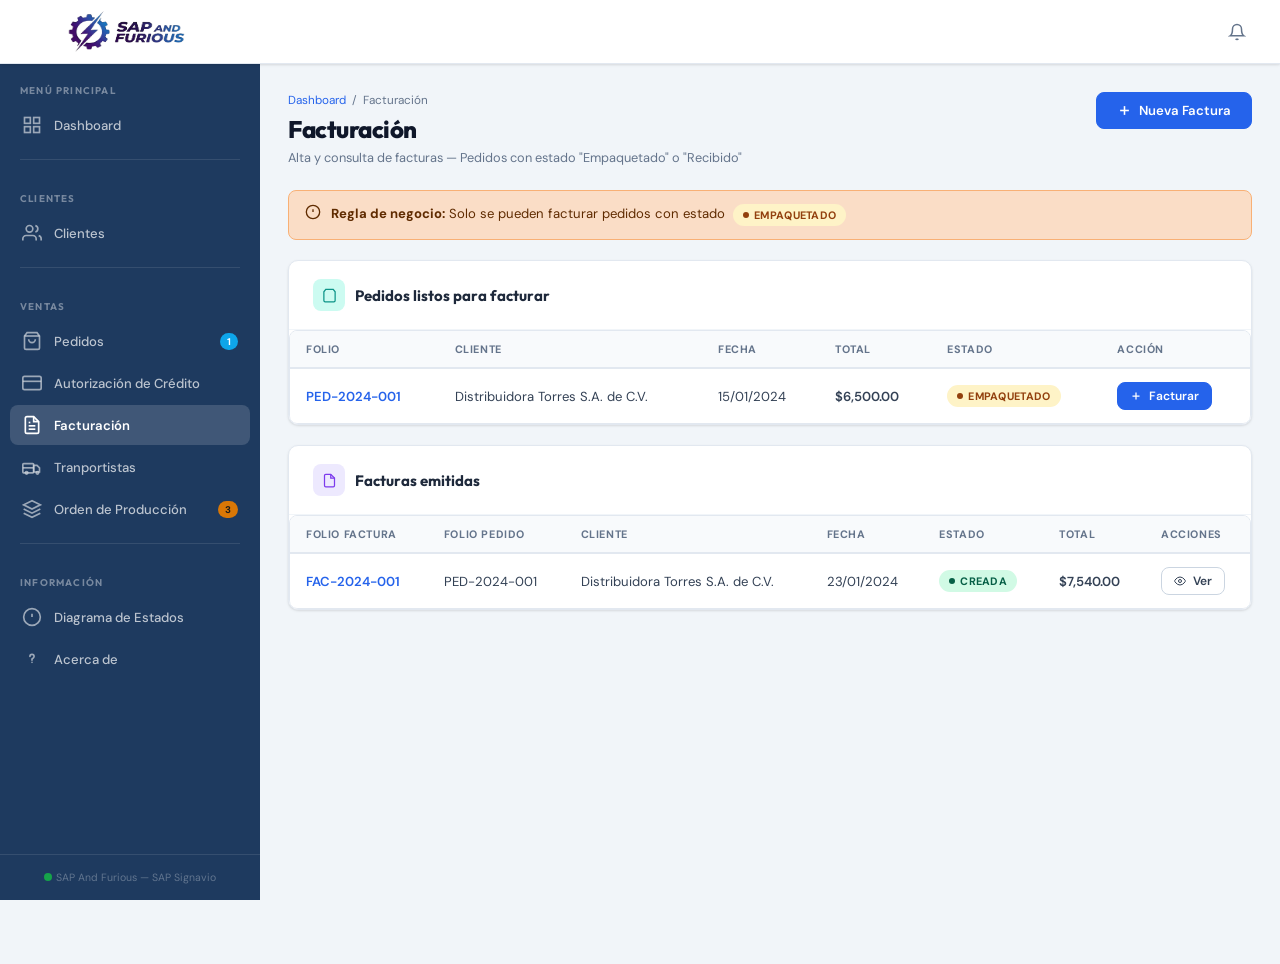
<file: factura.html>
<!DOCTYPE html>
<html lang="es">
<head>
  <meta charset="UTF-8">
  <meta name="viewport" content="width=device-width, initial-scale=1.0">
  <title>SAP & FURIOUS — Facturación</title>
  <link rel="stylesheet" href="css/styles.css">
</head>
<body>

<div id="layout-wrapper">

  <main class="erp-content fade-in">

    <!-- LISTA DE FACTURAS -->
    <div id="facturas-container">

      <div class="page-header">
        <div class="page-header-left">
          <div class="breadcrumb-trail"><a href="index.html">Dashboard</a> / <span>Facturación</span></div>
          <h1 class="page-title">Facturación</h1>
          <p class="page-subtitle">Alta y consulta de facturas — Pedidos con estado "Empaquetado" o "Recibido"</p>
        </div>
        <button class="btn btn-primary" onclick="mostrarFormNuevaFactura()">
          <svg width="15" height="15" viewBox="0 0 24 24" fill="none" stroke="currentColor" stroke-width="2.5">
            <line x1="12" y1="5" x2="12" y2="19"/><line x1="5" y1="12" x2="19" y2="12"/>
          </svg>
          Nueva Factura
        </button>
      </div>

      <!-- Alerta regla de negocio -->
      <div class="alert alert-info" style="margin-bottom:20px">
        <svg width="16" height="16" viewBox="0 0 24 24" fill="none" stroke="currentColor" stroke-width="2" style="flex-shrink:0">
          <circle cx="12" cy="12" r="10"/><line x1="12" y1="8" x2="12" y2="12"/><line x1="12" y1="16" x2="12.01" y2="16"/>
        </svg>
        <div>
          <strong>Regla de negocio:</strong> Solo se pueden facturar pedidos con estado
          <span class="badge badge-empaquetado" style="margin:0 4px">Empaquetado</span>
        </div>
      </div>

      <!-- Pedidos disponibles para facturar -->
      <div class="erp-card" style="margin-bottom:20px">
        <div class="erp-card-header">
          <div class="erp-card-title">
            <div class="card-icon" style="background:#ccfbf1">
              <svg width="15" height="15" viewBox="0 0 24 24" fill="none" stroke="var(--accent-teal)" stroke-width="2">
                <path d="M6 2L3 6v14a2 2 0 0 0 2 2h14a2 2 0 0 0 2-2V6l-3-4z"/>
              </svg>
            </div>
            Pedidos listos para facturar
          </div>
        </div>
        <div class="erp-table-wrapper">
          <table class="erp-table">
            <thead>
              <tr><th>Folio</th><th>Cliente</th><th>Fecha</th><th>Total</th><th>Estado</th><th>Acción</th></tr>
            </thead>
            <tbody id="pedidos-recibidos-tbody">
              <!-- Dinámico -->
            </tbody>
          </table>
        </div>
      </div>

      <!-- Facturas emitidas -->
      <div class="erp-card">
        <div class="erp-card-header">
          <div class="erp-card-title">
            <div class="card-icon" style="background:#ede9fe">
              <svg width="15" height="15" viewBox="0 0 24 24" fill="none" stroke="#7c3aed" stroke-width="2">
                <path d="M14 2H6a2 2 0 0 0-2 2v16a2 2 0 0 0 2 2h12a2 2 0 0 0 2-2V8z"/>
                <polyline points="14 2 14 8 20 8"/>
              </svg>
            </div>
            Facturas emitidas
          </div>
        </div>
        <div class="erp-table-wrapper">
          <table class="erp-table">
            <thead>
              <tr>
                <th>Folio Factura</th><th>Folio Pedido</th><th>Cliente</th>
                <th>Fecha</th><th>Estado</th><th>Total</th><th>Acciones</th>
              </tr>
            </thead>
            <tbody id="facturas-tbody">
              <!-- Dinámico -->
            </tbody>
          </table>
        </div>
      </div>
    </div>

    <!-- FORMULARIO ALTA DE FACTURA -->
    <div id="factura-form-container" style="display:none">

      <div class="page-header">
        <div class="page-header-left">
          <div class="breadcrumb-trail">
            <a href="index.html">Dashboard</a> /
            <a href="#" onclick="mostrarListaFacturas()">Facturación</a> /
            <span>Alta de Factura</span>
          </div>
          <h1 class="page-title">Alta de Factura</h1>
          <p class="page-subtitle">Los datos se cargan automáticamente del pedido seleccionado</p>
        </div>
        <button class="btn btn-secondary" onclick="mostrarListaFacturas()">
          <svg width="14" height="14" viewBox="0 0 24 24" fill="none" stroke="currentColor" stroke-width="2">
            <line x1="19" y1="12" x2="5" y2="12"/><polyline points="12 19 5 12 12 5"/>
          </svg>
          Volver
        </button>
      </div>

      <!-- Selector de pedido -->
      <div class="erp-card" style="margin-bottom:20px" id="card-seleccion-pedido">
        <div class="erp-card-header">
          <div class="erp-card-title">
            <div class="card-icon" style="background:var(--primary-light)">
              <svg width="15" height="15" viewBox="0 0 24 24" fill="none" stroke="var(--primary-mid)" stroke-width="2">
                <path d="M6 2L3 6v14a2 2 0 0 0 2 2h14a2 2 0 0 0 2-2V6l-3-4z"/>
              </svg>
            </div>
            Seleccionar Pedido
          </div>
        </div>
        <div class="erp-card-body">
          <div class="form-grid form-grid-2">
            <div class="form-group">
              <label>Folio del Pedido <span class="required">*</span></label>
              <select id="fac-pedido" class="form-select" onchange="autocargarFactura()">
                <option value="">-- Seleccionar pedido (Empaquetado o Recibido) --</option>
              </select>
              <div class="invalid-feedback">Selecciona un pedido válido</div>
            </div>
            <div class="form-group" style="align-self:flex-end">
              <div class="alert alert-warning" style="margin:0; padding:10px 14px; font-size:.8rem">
                <svg width="14" height="14" viewBox="0 0 24 24" fill="none" stroke="currentColor" stroke-width="2" style="flex-shrink:0">
                  <path d="M10.29 3.86L1.82 18a2 2 0 0 0 1.71 3h16.94a2 2 0 0 0 1.71-3L13.71 3.86a2 2 0 0 0-3.42 0z"/>
                  <line x1="12" y1="9" x2="12" y2="13"/><line x1="12" y1="17" x2="12.01" y2="17"/>
                </svg>
                Solo pedidos con estado <strong>"Empaquetado"</strong> o <strong>"Recibido"</strong> pueden facturarse
              </div>
            </div>
          </div>
        </div>
      </div>

      <!-- Datos de la factura (se llenan automáticamente) -->
      <div class="erp-card" style="margin-bottom:20px" id="card-datos-factura" style="display:none">
        <div class="erp-card-header">
          <div class="erp-card-title">
            <div class="card-icon" style="background:#ede9fe">
              <svg width="15" height="15" viewBox="0 0 24 24" fill="none" stroke="#7c3aed" stroke-width="2">
                <path d="M14 2H6a2 2 0 0 0-2 2v16a2 2 0 0 0 2 2h12a2 2 0 0 0 2-2V8z"/>
                <polyline points="14 2 14 8 20 8"/>
              </svg>
            </div>
            Datos de la Factura
          </div>
          <div style="display:flex; align-items:center; gap:10px">
            <span class="text-muted text-sm">Estado:</span>
            <span id="fac-estado-badge"></span>
          </div>
        </div>
        <div class="erp-card-body">
          <div class="form-section">
            <div class="form-section-title">Identificación</div>
            <div class="form-grid form-grid-4">
              <div class="form-group">
                <label>Folio Factura</label>
                <input type="text" id="fac-folio" class="form-control" readonly>
              </div>
              <div class="form-group">
                <label>Folio Pedido</label>
                <input type="text" id="fac-folio-ref" class="form-control" readonly>
              </div>
              <div class="form-group col-span-2">
                <label>Cliente</label>
                <input type="text" id="fac-cliente" class="form-control" readonly>
              </div>
            </div>
          </div>

          <div class="form-section">
            <div class="form-section-title">Fechas y estado</div>
            <div class="form-grid form-grid-3">
              <div class="form-group">
                <label>Fecha de Factura</label>
                <input type="date" id="fac-fecha" class="form-control" readonly>
              </div>
              <div class="form-group">
                <label>Estado de Factura</label>
                <input type="text" id="fac-estado" class="form-control" readonly value="Creada">
              </div>
              <div class="form-group">
                <label>Moneda</label>
                <input type="text" id="fac-moneda" class="form-control" readonly value="MXN">
              </div>
            </div>
          </div>

          <!-- Info de cliente copiada del pedido -->
          <div id="fac-info-cliente" style="display:none; margin-bottom:16px">
            <div style="background:var(--neutral-50); border-radius:8px; padding:14px 18px; border:1px solid var(--neutral-200)">
              <div style="font-size:.75rem; font-weight:700; text-transform:uppercase; letter-spacing:.6px; color:var(--neutral-500); margin-bottom:10px">Datos del cliente copiados del pedido</div>
              <div style="display:flex; gap:24px; flex-wrap:wrap">
                <div><span class="text-muted text-sm">RFC:</span> <span id="fac-cli-rfc" class="fw-semibold text-sm"></span></div>
                <div><span class="text-muted text-sm">Correo:</span> <span id="fac-cli-email" class="fw-semibold text-sm"></span></div>
                <div><span class="text-muted text-sm">Dirección:</span> <span id="fac-cli-dir" class="fw-semibold text-sm"></span></div>
                <div><span class="text-muted text-sm">Condición pago:</span> <span id="fac-cli-cond" class="fw-semibold text-sm"></span></div>
              </div>
            </div>
          </div>
        </div>
      </div>

      <!-- Tabla de conceptos -->
      <div class="erp-card" style="margin-bottom:20px" id="card-conceptos" style="display:none">
        <div class="erp-card-header">
          <div class="erp-card-title">
            <div class="card-icon" style="background:#ccfbf1">
              <svg width="15" height="15" viewBox="0 0 24 24" fill="none" stroke="var(--accent-teal)" stroke-width="2">
                <line x1="8" y1="6" x2="21" y2="6"/><line x1="8" y1="12" x2="21" y2="12"/>
                <line x1="8" y1="18" x2="21" y2="18"/>
              </svg>
            </div>
            Conceptos de Factura
          </div>
          <span class="badge badge-info">Cargados automáticamente del pedido</span>
        </div>
        <div class="erp-table-wrapper">
          <table class="erp-table">
            <thead>
              <tr>
                <th>Código</th>
                <th>Descripción</th>
                <th>Cantidad</th>
                <th>Precio sin IVA</th>
                <th>Precio con IVA</th>
                <th style="text-align:right">Importe</th>
              </tr>
            </thead>
            <tbody id="conceptos-tbody">
              <!-- Dinámico -->
            </tbody>
          </table>
        </div>

        <!-- Totales -->
        <div class="erp-card-body" style="padding:20px 24px">
          <div style="display:flex; justify-content:flex-end">
            <table class="totals-table">
              <tr>
                <td>Subtotal:</td>
                <td id="fac-subtotal">$0.00</td>
              </tr>
              <tr>
                <td style="color:var(--neutral-500)">IVA (16%):</td>
                <td id="fac-iva" style="color:var(--neutral-500)">$0.00</td>
              </tr>
              <tr class="total-row">
                <td>Total Factura:</td>
                <td id="fac-total">$0.00</td>
              </tr>
            </table>
          </div>
        </div>
      </div>

      <!-- Botones -->
      <div class="erp-card" id="card-botones-factura" style="display:none">
        <div class="erp-card-footer" style="background:transparent; border:none; padding:0; justify-content:flex-start; gap:12px">
          <button class="btn btn-secondary" onclick="mostrarListaFacturas()">
            <svg width="14" height="14" viewBox="0 0 24 24" fill="none" stroke="currentColor" stroke-width="2">
              <line x1="18" y1="6" x2="6" y2="18"/><line x1="6" y1="6" x2="18" y2="18"/>
            </svg>
            Cancelar
          </button>
          <button class="btn btn-primary" onclick="guardarFactura()">
            <svg width="14" height="14" viewBox="0 0 24 24" fill="none" stroke="currentColor" stroke-width="2">
              <path d="M19 21H5a2 2 0 0 1-2-2V5a2 2 0 0 1 2-2h11l5 5v11a2 2 0 0 1-2 2z"/>
              <polyline points="17 21 17 13 7 13 7 21"/>
            </svg>
            Emitir Factura
          </button>
          <button class="btn btn-secondary ms-auto" onclick="window.print()">
            <svg width="14" height="14" viewBox="0 0 24 24" fill="none" stroke="currentColor" stroke-width="2">
              <polyline points="6 9 6 2 18 2 18 9"/><path d="M6 18H4a2 2 0 0 1-2-2v-5a2 2 0 0 1 2-2h16a2 2 0 0 1 2 2v5a2 2 0 0 1-2 2h-2"/>
              <rect x="6" y="14" width="12" height="8"/>
            </svg>
            Imprimir previsualización
          </button>
        </div>
      </div>

    </div><!-- /factura-form-container -->

  </main>
</div>

<!-- MODAL: Confirmar emisión de factura -->
<div id="modal-confirmar-factura" class="modal-overlay">
  <div class="modal-box">
    <div class="modal-header">
      <div class="modal-icon modal-icon-success">📄</div>
      <div>
        <div class="modal-title">Confirmar emisión de factura</div>
        <div class="modal-subtitle">Esta acción no se puede deshacer</div>
      </div>
    </div>
    <div class="modal-body">
      <p>¿Confirmas la emisión de la factura con los datos mostrados?</p>
      <br>
      <div style="background:#f0fdf4; border-radius:8px; padding:12px; border:1px solid #bbf7d0; font-size:.82rem; color:#14532d">
        Al confirmar:<br>
        • El <strong>Estado de Factura</strong> cambiará a <strong>"Creada"</strong><br>
        • El <strong>Estado del Pedido</strong> cambiará a <strong>"Facturado"</strong>
      </div>
    </div>
    <div class="modal-footer">
      <button class="btn btn-secondary" onclick="closeModal('modal-confirmar-factura')">Revisar</button>
      <button class="btn btn-success" onclick="confirmarGuardarFactura()">Emitir factura</button>
    </div>
  </div>
</div>

<!-- MODAL: Factura creada exitosamente -->
<div id="modal-factura-creada" class="modal-overlay">
  <div class="modal-box">
    <div class="modal-header">
      <div class="modal-icon modal-icon-success">✅</div>
      <div>
        <div class="modal-title">¡Factura emitida con éxito!</div>
        <div class="modal-subtitle">El comprobante ha sido generado</div>
      </div>
    </div>
    <div class="modal-body">
      <p>La factura ha sido creada correctamente. El pedido queda marcado como <strong>Facturado</strong>.</p>
      <br>
      <div style="background:var(--neutral-50); border-radius:8px; padding:12px; border:1px solid var(--neutral-200); font-size:.85rem">
        <div><strong>Folio Factura:</strong> <span id="modal-folio-factura-resultado">—</span></div>
        <div style="margin-top:4px"><strong>Total:</strong> <span id="modal-total-factura-resultado">—</span></div>
      </div>
    </div>
    <div class="modal-footer">
      <button class="btn btn-secondary" onclick="closeModal('modal-factura-creada'); mostrarListaFacturas()">Ir a lista de facturas</button>
      <button class="btn btn-primary" onclick="closeModal('modal-factura-creada')">Cerrar</button>
    </div>
  </div>
</div>

<script src="js/app.js"></script>
<script src="js/components.js"></script>
<script>

  document.addEventListener('DOMContentLoaded', () => {
    renderPedidosRecibidos();
    renderTablaFacturas();
    cargarPedidosParaFactura();
  });

  /* ── Tabla de pedidos listos para facturar ── */
  function renderPedidosRecibidos() {
    const tbody = document.getElementById('pedidos-recibidos-tbody');
    if (!tbody) return;
    tbody.innerHTML = '';
    const recibidos = ERP.pedidos.filter(p => p.estado === 'Recibido' || p.estado === 'Empaquetado');

    if (recibidos.length === 0) {
      tbody.innerHTML = `
        <tr>
          <td colspan="6" style="text-align:center; padding:28px; color:var(--neutral-400)">
            No hay pedidos con estado "Empaquetado" o "Recibido" disponibles para facturar.
          </td>
        </tr>`;
      return;
    }

    recibidos.forEach(p => {
      const cli = ERP.clientes.find(c => c.id === p.cliente_id);
      const total = p.productos.reduce((s, x) => s + x.total, 0);
      const tr = document.createElement('tr');
      tr.innerHTML = `
        <td><span class="fw-semibold" style="color:var(--primary-mid)">${p.folio}</span></td>
        <td>${cli ? cli.nombre : p.cliente_id}</td>
        <td>${fmtDate(p.fecha)}</td>
        <td class="fw-semibold">${fmt(total)}</td>
        <td>${badgeHTML(p.estado)}</td>
        <td>
          <button class="btn btn-primary btn-sm" onclick="facturarDesdeTabla('${p.folio}')">
            <svg width="12" height="12" viewBox="0 0 24 24" fill="none" stroke="currentColor" stroke-width="2.5">
              <line x1="12" y1="5" x2="12" y2="19"/><line x1="5" y1="12" x2="19" y2="12"/>
            </svg>
            Facturar
          </button>
        </td>
      `;
      tbody.appendChild(tr);
    });
  }

  /* ── Facturar directo desde la tabla ── */
  function facturarDesdeTabla(folio) {
    mostrarFormNuevaFactura();
    setTimeout(() => {
      const sel = document.getElementById('fac-pedido');
      if (sel) { sel.value = folio; autocargarFactura(); }
    }, 50);
  }

  /* ── Mostrar formulario de nueva factura ── */
  function mostrarFormNuevaFactura() {
    document.getElementById('facturas-container').style.display = 'none';
    document.getElementById('factura-form-container').style.display = '';
    // Limpiar
    document.getElementById('fac-estado-badge').innerHTML = '';
    document.getElementById('conceptos-tbody').innerHTML = '';
    document.getElementById('fac-subtotal').textContent = '$0.00';
    document.getElementById('fac-iva').textContent = '$0.00';
    document.getElementById('fac-total').textContent = '$0.00';
    ocultarSeccionesFactura();
    cargarPedidosParaFactura();
  }

  /* ── Volver a la lista ── */
  function mostrarListaFacturas() {
    document.getElementById('factura-form-container').style.display = 'none';
    document.getElementById('facturas-container').style.display = '';
    ERP.facturaActiva = null;
    renderTablaFacturas();
    renderPedidosRecibidos();
  }

  /* ── Oculta secciones hasta que se seleccione pedido ── */
  function ocultarSeccionesFactura() {
    document.getElementById('card-datos-factura').style.display = 'none';
    document.getElementById('card-conceptos').style.display = 'none';
    document.getElementById('card-botones-factura').style.display = 'none';
    document.getElementById('fac-info-cliente').style.display = 'none';
  }

  /* ── Override autocargarFactura para UI local ── */
  window.autocargarFactura = function() {
    const sel = document.getElementById('fac-pedido');
    if (!sel || !sel.value) { ocultarSeccionesFactura(); return; }

    const pedido = ERP.pedidos.find(p => p.folio === sel.value);
    if (!pedido) return;

    const cliente = ERP.clientes.find(c => c.id === pedido.cliente_id);

    // Mostrar secciones
    document.getElementById('card-datos-factura').style.display = '';
    document.getElementById('card-conceptos').style.display = '';
    document.getElementById('card-botones-factura').style.display = '';

    // Llenar cabecera
    const nuevoFolio = genFolio('FAC', ERP.facturas, 'folio');
    setVal('fac-folio',    nuevoFolio);
    setVal('fac-folio-ref', pedido.folio);
    setVal('fac-cliente',  cliente ? cliente.nombre : pedido.cliente_id);
    setVal('fac-fecha',    today());
    setVal('fac-estado',   'Creada');
    setVal('fac-moneda',   cliente ? (cliente.moneda || 'MXN') : 'MXN');

    const badge = document.getElementById('fac-estado-badge');
    if (badge) badge.innerHTML = badgeHTML('Creada');

    // Info cliente
    if (cliente) {
      document.getElementById('fac-cli-rfc').textContent  = cliente.rfc;
      document.getElementById('fac-cli-email').textContent= cliente.email;
      document.getElementById('fac-cli-dir').textContent  = `${cliente.direccion}, ${cliente.ciudad}`;
      document.getElementById('fac-cli-cond').textContent = cliente.cond_pago || '—';
      document.getElementById('fac-info-cliente').style.display = '';
    }

    // Conceptos
    const tbody = document.getElementById('conceptos-tbody');
    tbody.innerHTML = '';
    let totalConIva = 0;
    pedido.productos.forEach(p => {
      totalConIva += p.total;
      const precioSinIva  = p.precio / 1.16;
      const importeSinIva = p.cantidad * precioSinIva;
      const tr = document.createElement('tr');
      tr.innerHTML = `
        <td>${p.codigo}</td>
        <td>${p.descripcion}</td>
        <td>${p.cantidad.toLocaleString()}</td>
        <td style="color:var(--neutral-500); font-size:.82rem">${fmt(precioSinIva)}</td>
        <td>${fmt(p.precio)}</td>
        <td class="fw-semibold" style="text-align:right">${fmt(p.total)}</td>
      `;
      tbody.appendChild(tr);
    });

    const subtotal = totalConIva / 1.16;
    const iva      = totalConIva - subtotal;
    const total    = totalConIva;

    document.getElementById('fac-subtotal').textContent = fmt(subtotal);
    document.getElementById('fac-iva').textContent      = fmt(iva);
    document.getElementById('fac-total').textContent    = fmt(total);

    ERP.facturaActiva = {
      pedido, cliente, subtotal, iva, total,
      folio:       nuevoFolio,
      folio_pedido:pedido.folio,
      cliente_id:  pedido.cliente_id
    };
  };

  /* ── Guardar factura ── */
  window.guardarFactura = function() {
    if (!ERP.facturaActiva) {
      mostrarToast('Selecciona un pedido con estado Recibido', 'warning');
      return;
    }
    openModal('modal-confirmar-factura');
  };

  /* ── Confirmar emisión ── */
  window.confirmarGuardarFactura = function() {
    closeModal('modal-confirmar-factura');
    if (!ERP.facturaActiva) return;

    const fa = ERP.facturaActiva;
    const factura = {
      folio:        fa.folio,
      folio_pedido: fa.folio_pedido,
      cliente_id:   fa.cliente_id,
      fecha:        today(),
      estado:       'Creada',
      conceptos:    fa.pedido.productos,
      subtotal:     fa.subtotal,
      iva:          fa.iva,
      total:        fa.total,
      credito_descontado: false
    };

    ERP.facturas.push(factura);

    // Actualizar pedido a "Facturado"
    const idxP = ERP.pedidos.findIndex(p => p.folio === fa.folio_pedido);
    if (idxP >= 0) ERP.pedidos[idxP].estado = 'Facturado';

    // RESTAR el total de la factura al crédito utilizado del cliente (libera crédito)
    const idxC = ERP.clientes.findIndex(c => c.id === fa.cliente_id);
    if (idxC >= 0) {
      ERP.clientes[idxC].credito_utilizado = Math.max(
        0,
        (ERP.clientes[idxC].credito_utilizado || 0) - fa.total
      );
    }
    // Marcar la factura como ya descontada para evitar duplicados
    ERP.facturas[ERP.facturas.length - 1].credito_descontado = true;

    saveState();

    // Llenar modal resultado
    const mFolio = document.getElementById('modal-folio-factura-resultado');
    const mTotal = document.getElementById('modal-total-factura-resultado');
    if (mFolio) mFolio.textContent = fa.folio;
    if (mTotal) mTotal.textContent = fmt(fa.total);

    mostrarToast('Factura emitida — crédito liberado correctamente', 'success');
    openModal('modal-factura-creada');
  };

  /* ── Render tabla de facturas (override local) ── */
  window.renderTablaFacturas = function() {
    const tbody = document.getElementById('facturas-tbody');
    if (!tbody) return;
    tbody.innerHTML = '';

    if (ERP.facturas.length === 0) {
      tbody.innerHTML = `
        <tr>
          <td colspan="7" style="text-align:center; padding:28px; color:var(--neutral-400)">
            No hay facturas emitidas aún.
          </td>
        </tr>`;
      return;
    }

    ERP.facturas.forEach(f => {
      const cli = ERP.clientes.find(c => c.id === f.cliente_id);
      const tr = document.createElement('tr');
      tr.innerHTML = `
        <td><span class="fw-semibold" style="color:var(--primary-mid)">${f.folio}</span></td>
        <td>${f.folio_pedido}</td>
        <td>${cli ? cli.nombre : f.cliente_id}</td>
        <td>${fmtDate(f.fecha)}</td>
        <td>${badgeHTML(f.estado)}</td>
        <td class="fw-semibold">${fmt(f.total)}</td>
        <td>
          <button class="btn btn-secondary btn-sm" onclick="verFacturaDetalle('${f.folio}')">
            <svg width="12" height="12" viewBox="0 0 24 24" fill="none" stroke="currentColor" stroke-width="2">
              <path d="M1 12s4-8 11-8 11 8 11 8-4 8-11 8-11-8-11-8z"/>
              <circle cx="12" cy="12" r="3"/>
            </svg>
            Ver
          </button>
        </td>
      `;
      tbody.appendChild(tr);
    });
  };

  /* ── Ver factura en modo lectura ── */
  function verFacturaDetalle(folio) {
    const f = ERP.facturas.find(x => x.folio === folio);
    if (!f) return;
    const cli = ERP.clientes.find(c => c.id === f.cliente_id);

    mostrarFormNuevaFactura();

    setTimeout(() => {
      // Mostrar todo
      document.getElementById('card-datos-factura').style.display = '';
      document.getElementById('card-conceptos').style.display = '';
      document.getElementById('card-botones-factura').style.display = '';

      setVal('fac-folio',    f.folio);
      setVal('fac-folio-ref',f.folio_pedido);
      setVal('fac-cliente',  cli ? cli.nombre : f.cliente_id);
      setVal('fac-fecha',    f.fecha);
      setVal('fac-estado',   f.estado);

      const badge = document.getElementById('fac-estado-badge');
      if (badge) badge.innerHTML = badgeHTML(f.estado);

      if (cli) {
        document.getElementById('fac-cli-rfc').textContent  = cli.rfc;
        document.getElementById('fac-cli-email').textContent= cli.email;
        document.getElementById('fac-cli-dir').textContent  = `${cli.direccion}, ${cli.ciudad}`;
        document.getElementById('fac-cli-cond').textContent = cli.cond_pago || '—';
        document.getElementById('fac-info-cliente').style.display = '';
      }

      const tbody = document.getElementById('conceptos-tbody');
      tbody.innerHTML = '';
      (f.conceptos || []).forEach(p => {
        const precioSinIva = p.precio / 1.16;
        const tr = document.createElement('tr');
        tr.innerHTML = `
          <td>${p.codigo}</td><td>${p.descripcion}</td>
          <td>${p.cantidad.toLocaleString()}</td>
          <td style="color:var(--neutral-500); font-size:.82rem">${fmt(precioSinIva)}</td>
          <td>${fmt(p.precio)}</td>
          <td class="fw-semibold" style="text-align:right">${fmt(p.total)}</td>
        `;
        tbody.appendChild(tr);
      });

      document.getElementById('fac-subtotal').textContent = fmt(f.subtotal);
      document.getElementById('fac-iva').textContent      = fmt(f.iva);
      document.getElementById('fac-total').textContent    = fmt(f.total);

      // Deshabilitar selector y botón emitir en modo ver
      const sel = document.getElementById('fac-pedido');
      if (sel) sel.disabled = true;
      document.getElementById('card-seleccion-pedido').style.display = 'none';

      ERP.facturaActiva = null; // modo solo lectura
    }, 50);
  }
</script>
</body>
</html>
</file>
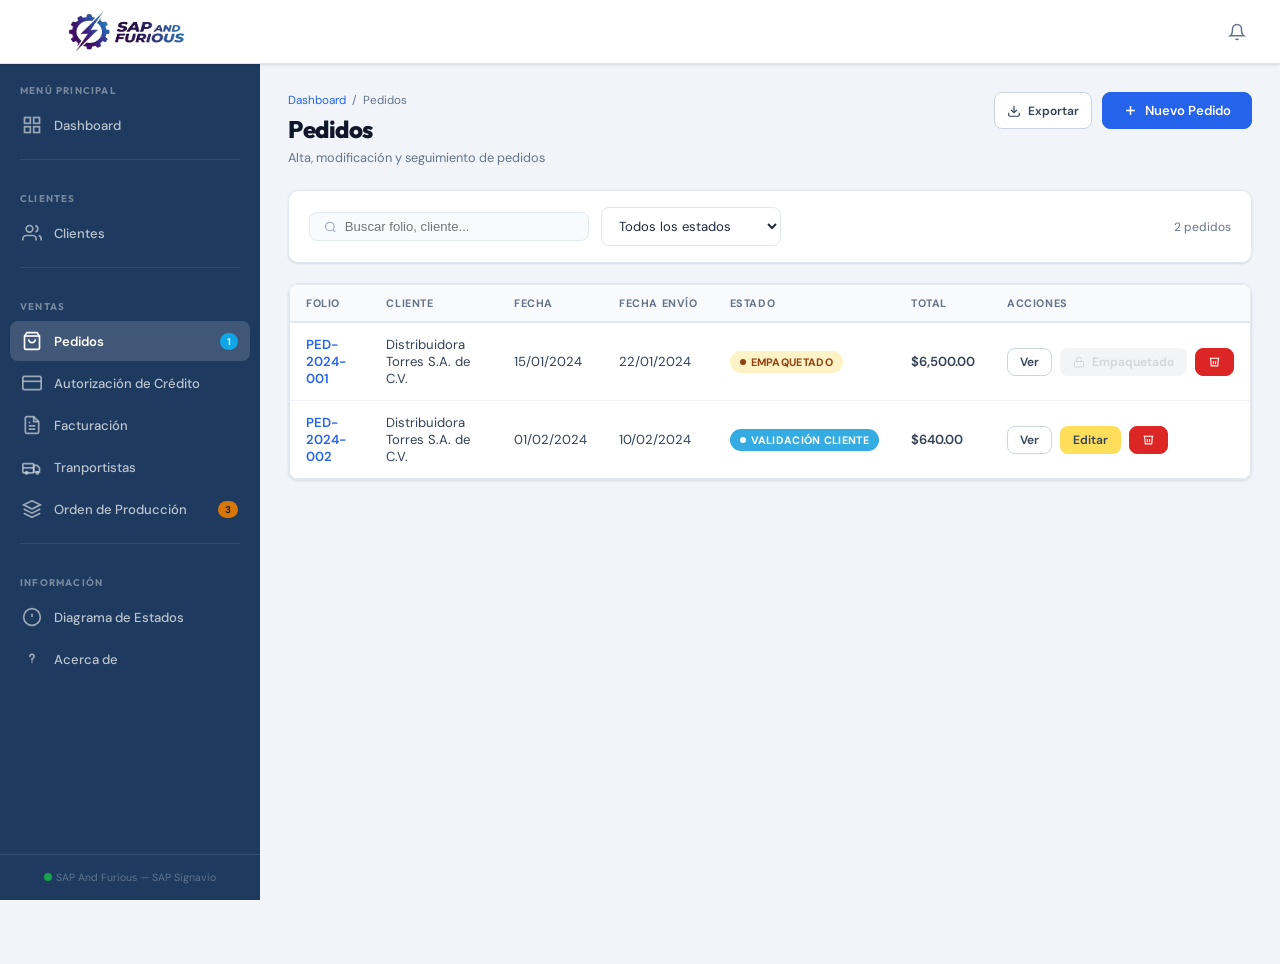
<file: pedidos.html>
<!DOCTYPE html>
<html lang="es">
<head>
  <meta charset="UTF-8">
  <meta name="viewport" content="width=device-width, initial-scale=1.0">
  <title>SAP & FURIOUS — Pedidos</title>
  <link rel="stylesheet" href="css/styles.css">
</head>
<body>

<div id="layout-wrapper">

  <main class="erp-content fade-in">

    <!-- lista de pedidos -->
    <div id="pedidos-container">

      <div class="page-header">
        <div class="page-header-left">
          <div class="breadcrumb-trail"><a href="index.html">Dashboard</a> / <span>Pedidos</span></div>
          <h1 class="page-title">Pedidos</h1>
          <p class="page-subtitle">Alta, modificación y seguimiento de pedidos</p>
        </div>
        <div style="display:flex; gap:10px">
          <button class="btn btn-secondary btn-sm">
            <svg width="14" height="14" viewBox="0 0 24 24" fill="none" stroke="currentColor" stroke-width="2">
              <path d="M21 15v4a2 2 0 0 1-2 2H5a2 2 0 0 1-2-2v-4"/><polyline points="7 10 12 15 17 10"/>
              <line x1="12" y1="15" x2="12" y2="3"/>
            </svg>
            Exportar
          </button>
          <button class="btn btn-primary" onclick="mostrarFormNuevoPedido()">
            <svg width="15" height="15" viewBox="0 0 24 24" fill="none" stroke="currentColor" stroke-width="2.5">
              <line x1="12" y1="5" x2="12" y2="19"/><line x1="5" y1="12" x2="19" y2="12"/>
            </svg>
            Nuevo Pedido
          </button>
        </div>
      </div>

      <!-- Filtros -->
      <div class="erp-card" style="margin-bottom:20px">
        <div class="erp-card-body" style="padding:16px 20px; display:flex; gap:12px; align-items:center; flex-wrap:wrap">
          <div class="navbar-search" style="max-width:280px; background:var(--neutral-50)">
            <svg width="14" height="14" viewBox="0 0 24 24" fill="none" stroke="#94a3b8" stroke-width="2">
              <circle cx="11" cy="11" r="8"/><line x1="21" y1="21" x2="16.65" y2="16.65"/>
            </svg>
            <input type="text" placeholder="Buscar folio, cliente..." id="buscar-pedido" oninput="filtrarPedidos()">
          </div>
          <select class="form-select" style="width:auto; min-width:180px" id="filtro-estado-ped" onchange="filtrarPedidos()">
            <option value="">Todos los estados</option>
            <option value="Validación cliente">Validación cliente</option>
            <option value="Validación crédito">Validación crédito</option>
            <option value="Confirmar pedido">Confirmar pedido</option>
            <option value="Recibido">Recibido</option>
            <option value="Empaquetado">Empaquetado</option>
            <option value="Facturado">Facturado</option>
          </select>
          <span class="text-muted text-sm ms-auto" id="ped-count">2 pedidos</span>
        </div>
      </div>

      <!-- Tabla -->
      <div class="erp-card">
        <div class="erp-table-wrapper">
          <table class="erp-table">
            <thead>
              <tr>
                <th>Folio</th><th>Cliente</th><th>Fecha</th>
                <th>Fecha envío</th><th>Estado</th><th>Total</th><th>Acciones</th>
              </tr>
            </thead>
            <tbody id="pedidos-tbody"></tbody>
          </table>
        </div>
      </div>
    </div>

    <!-- formuario de los pedidos -->
    <div id="pedido-form-container" style="display:none">

      <div class="page-header">
        <div class="page-header-left">
          <div class="breadcrumb-trail">
            <a href="index.html">Dashboard</a> /
            <a href="#" onclick="mostrarListaPedidos()">Pedidos</a> /
            <span id="ped-form-titulo">Nuevo Pedido</span>
          </div>
          <h1 class="page-title">Alta de Pedido</h1>
          <p class="page-subtitle">Módulo de ventas — SAP S/4HANA</p>
        </div>
        <button class="btn btn-secondary" onclick="mostrarListaPedidos()">
          <svg width="14" height="14" viewBox="0 0 24 24" fill="none" stroke="currentColor" stroke-width="2">
            <line x1="19" y1="12" x2="5" y2="12"/><polyline points="12 19 5 12 12 5"/>
          </svg>
          Volver
        </button>
      </div>

      <!-- Banner de permisos -->
      <div class="permission-banner">
        <svg width="16" height="16" viewBox="0 0 24 24" fill="none" stroke="currentColor" stroke-width="2">
          <path d="M12 22s8-4 8-10V5l-8-3-8 3v7c0 6 8 10 8 10z"/>
        </svg>
        <span>Modificación de datos permitida solo para <strong>Ejecutivo de Ventas</strong></span>
        <span class="badge badge-activo" style="margin-left:auto">✓ Acceso autorizado</span>
      </div>

      <!-- Cabecera del pedido -->
      <div class="erp-card" style="margin-bottom:20px">
        <div class="erp-card-header">
          <div class="erp-card-title">
            <div class="card-icon" style="background:var(--primary-light)">
              <svg width="15" height="15" viewBox="0 0 24 24" fill="none" stroke="var(--primary-mid)" stroke-width="2">
                <path d="M6 2L3 6v14a2 2 0 0 0 2 2h14a2 2 0 0 0 2-2V6l-3-4z"/>
              </svg>
            </div>
            Cabecera del Pedido
          </div>
          <div style="display:flex; align-items:center; gap:10px">
            <span class="text-muted text-sm">Estado:</span>
            <span id="ped-estado-badge"><span class="badge badge-neutral">Nuevo</span></span>
          </div>
        </div>
        <div class="erp-card-body">
          <div class="form-grid form-grid-4">
            <div class="form-group">
              <label>Folio Pedido</label>
              <input type="text" id="ped-folio" class="form-control" readonly>
            </div>
            <div class="form-group col-span-2">
              <label>Cliente <span class="required">*</span></label>
              <select id="ped-cliente" class="form-select" required onchange="autocompletarCliente()">
                <option value="">-- Seleccionar cliente --</option>
              </select>
            </div>
            <div class="form-group">
              <label>Estado del Pedido</label>
              <input type="text" id="ped-estado" class="form-control" readonly value="Nuevo">
            </div>
            <div class="form-group">
              <label>Fecha del Pedido</label>
              <input type="date" id="ped-fecha" class="form-control">
            </div>
            <div class="form-group">
              <label>Fecha de Envío Estimada</label>
              <input type="date" id="ped-fecha-envio" class="form-control" oninput="validarFechaEnvio(this)">
            </div>
          </div>

          <!-- info del cliente -->
          <div id="info-cliente-pedido" style="display:none; margin-top:16px">
            <div style="background:var(--neutral-50); border:1px solid var(--neutral-200); border-radius:8px; padding:14px 18px; display:flex; gap:24px; flex-wrap:wrap">
              <div><span class="text-muted text-sm">RFC:</span> <span id="ped-cli-rfc" class="fw-semibold text-sm"></span></div>
              <div><span class="text-muted text-sm">Correo:</span> <span id="ped-cli-email" class="fw-semibold text-sm"></span></div>
              <div><span class="text-muted text-sm">Ciudad:</span> <span id="ped-cli-ciudad" class="fw-semibold text-sm"></span></div>
              <div><span class="text-muted text-sm">Estado:</span> <span id="ped-cli-estado-badge"></span></div>
            </div>
          </div>
        </div>
      </div>

      <!-- tabla de productos -->
      <div class="erp-card" style="margin-bottom:20px">
        <div class="erp-card-header">
          <div class="erp-card-title">
            <div class="card-icon" style="background:#ccfbf1">
              <svg width="15" height="15" viewBox="0 0 24 24" fill="none" stroke="var(--accent-teal)" stroke-width="2">
                <line x1="8" y1="6" x2="21" y2="6"/><line x1="8" y1="12" x2="21" y2="12"/>
                <line x1="8" y1="18" x2="21" y2="18"/><line x1="3" y1="6" x2="3.01" y2="6"/>
                <line x1="3" y1="12" x2="3.01" y2="12"/><line x1="3" y1="18" x2="3.01" y2="18"/>
              </svg>
            </div>
            Productos / Líneas del Pedido
          </div>
          <button class="btn btn-teal btn-sm" onclick="agregarProducto()">
            <svg width="13" height="13" viewBox="0 0 24 24" fill="none" stroke="currentColor" stroke-width="2.5">
              <line x1="12" y1="5" x2="12" y2="19"/><line x1="5" y1="12" x2="19" y2="12"/>
            </svg>
            Agregar línea
          </button>
        </div>
        <div class="erp-table-wrapper">
          <table class="erp-table">
            <thead>
              <tr>
                <th>Código</th>
                <th>Descripción</th>
                <th>Cantidad</th>
                <th style="text-align:right">Precio sin IVA</th>
                <th>Precio con IVA</th>
                <th style="text-align:right">Total</th>
                <th></th>
              </tr>
            </thead>
            <tbody id="productos-tbody"></tbody>
            <tfoot>
              <tr>
                <td colspan="4" style="text-align:right; font-weight:700; color:var(--neutral-700)">Total del Pedido:</td>
                <td style="text-align:right; font-family:'Outfit',sans-serif; font-size:1.05rem; color:var(--primary); font-weight:800" id="ped-total">$0.00</td>
                <td></td>
              </tr>
            </tfoot>
          </table>
        </div>
      </div>

      <!-- botones de acción -->
      <div class="erp-card">
        <div class="erp-card-body" style="display:flex; gap:12px; flex-wrap:wrap; align-items:center">
          <button class="btn btn-secondary" onclick="mostrarListaPedidos()">
            <svg width="14" height="14" viewBox="0 0 24 24" fill="none" stroke="currentColor" stroke-width="2">
              <line x1="18" y1="6" x2="6" y2="18"/><line x1="6" y1="6" x2="18" y2="18"/>
            </svg>
            Volver
          </button>
          <!-- Botón cancelar pedido: visible solo cuando hay pedido activo guardado -->
          <button id="btn-cancelar-pedido-form" class="btn btn-danger" style="display:none" onclick="confirmarCancelarPedidoForm()">
            <svg width="14" height="14" viewBox="0 0 24 24" fill="none" stroke="currentColor" stroke-width="2">
              <circle cx="12" cy="12" r="10"/><line x1="15" y1="9" x2="9" y2="15"/><line x1="9" y1="9" x2="15" y2="15"/>
            </svg>
            Cancelar Pedido
          </button>
          <button id="btn-guardar-pedido" class="btn btn-primary" onclick="guardarPedido()">
            <svg width="14" height="14" viewBox="0 0 24 24" fill="none" stroke="currentColor" stroke-width="2">
              <path d="M19 21H5a2 2 0 0 1-2-2V5a2 2 0 0 1 2-2h11l5 5v11a2 2 0 0 1-2 2z"/>
              <polyline points="17 21 17 13 7 13 7 21"/>
            </svg>
            Guardar Pedido
          </button>
          <div class="separator" style="width:1px; height:32px; margin:0 4px"></div>
          <button class="btn " id="btn-autorizar-credito" disabled onclick="irACredito()" style="background:#22c55e; color:#fff">
            <svg width="14" height="14" viewBox="0 0 24 24" fill="none" stroke="currentColor" stroke-width="2">
              <rect x="1" y="4" width="22" height="16" rx="2"/><line x1="1" y1="10" x2="23" y2="10"/>
            </svg>
            Autorizar Crédito
          </button>
          <button class="btn btn-teal ms-auto" id="btn-empaquetar" disabled onclick="empaquetar()">
            <svg width="14" height="14" viewBox="0 0 24 24" fill="none" stroke="currentColor" stroke-width="2">
              <path d="M21 16V8a2 2 0 0 0-1-1.73l-7-4a2 2 0 0 0-2 0l-7 4A2 2 0 0 0 3 8v8a2 2 0 0 0 1 1.73l7 4a2 2 0 0 0 2 0l7-4A2 2 0 0 0 21 16z"/>
            </svg>
            Empaquetar
          </button>
        </div>
      </div>

    </div>

  </main>
</div>

<!-- pop up confirmar guardar pedido -->
<div id="modal-confirmar-pedido" class="modal-overlay">
  <div class="modal-box">
    <div class="modal-header">
      <div class="modal-icon modal-icon-warning">⚠️</div>
      <div>
        <div class="modal-title">Confirmar información del pedido</div>
        <div class="modal-subtitle">Revisa cuidadosamente antes de continuar</div>
      </div>
    </div>
    <div class="modal-body">
      <p>Favor de <strong>verificar cuidadosamente</strong> la información antes de guardar.</p>
      <br>
      <p>Si los datos son incorrectos, será necesario solicitar modificaciones al <strong>ejecutivo de ventas</strong>, lo que puede generar <strong>retrasos en el proceso</strong>.</p>
      <br>
      <div style="background:var(--neutral-50); border-radius:8px; padding:12px; border:1px solid var(--neutral-200); font-size:.82rem; color:var(--neutral-600)">
        Al confirmar, el estado del pedido cambiará a <strong>Validación cliente</strong> y se activará el botón de Autorizar Crédito.
      </div>
    </div>
    <div class="modal-footer">
      <button class="btn btn-secondary" onclick="closeModal('modal-confirmar-pedido')">Revisar de nuevo</button>
      <button class="btn btn-primary" onclick="confirmarGuardarPedido()">Confirmar y Guardar</button>
    </div>
  </div>
</div>

<!-- pop up pedido listo -->
<div id="modal-pedido-listo" class="modal-overlay">
  <div class="modal-box">
    <div class="modal-header">
      <div class="modal-icon modal-icon-success">📦</div>
      <div>
        <div class="modal-title">¡Pedido empaquetado!</div>
        <div class="modal-subtitle">Estado actualizado a Empaquetado</div>
      </div>
    </div>
    <div class="modal-body">
      El pedido ha sido marcado como <strong>Empaquetado</strong> y el stock ha sido descontado. Ahora puede proceder a la <strong>facturación</strong>.
    </div>
    <div class="modal-footer">
      <button class="btn btn-secondary" onclick="closeModal('modal-pedido-listo')">Cerrar</button>
      <a href="factura.html" class="btn btn-primary">Ir a Facturación</a>
    </div>
  </div>
</div>

<!-- pop up eliminar pedido -->
<div id="modal-eliminar-pedido" class="modal-overlay">
  <div class="modal-box">
    <div class="modal-header">
      <div class="modal-icon modal-icon-danger">🗑️</div>
      <div>
        <div class="modal-title">Eliminar pedido</div>
        <div class="modal-subtitle">Esta acción no se puede deshacer</div>
      </div>
    </div>
    <div class="modal-body">
      <p>¿Estás seguro de que deseas eliminar el pedido <strong id="eliminar-ped-folio"></strong>?</p>
      <br>
      <div style="background:var(--neutral-50); border-radius:8px; padding:12px 16px; border:1px solid var(--neutral-200); font-size:.83rem; display:flex; flex-direction:column; gap:6px">
        <div><span style="color:var(--neutral-500)">Cliente:</span> <strong id="eliminar-ped-cliente"></strong></div>
        <div style="display:flex; align-items:center; gap:6px"><span style="color:var(--neutral-500)">Estado:</span> <span id="eliminar-ped-estado"></span></div>
      </div>
      <br>
      <p style="color:var(--danger); font-size:.82rem">⚠ Los pedidos facturados no pueden eliminarse.</p>
    </div>
    <div class="modal-footer">
      <button class="btn btn-secondary" onclick="closeModal('modal-eliminar-pedido')">Cancelar</button>
      <button class="btn btn-danger" onclick="eliminarPedido()">Sí, eliminar</button>
    </div>
  </div>
</div>

<!-- MODAL: Ver pedido -->
<div id="modal-ver-pedido" class="modal-overlay">
  <div class="modal-box" style="max-width:600px">
    <div class="modal-header">
      <div class="modal-icon modal-icon-info">📋</div>
      <div>
        <div class="modal-title" id="ver-ped-titulo">Pedido —</div>
        <div class="modal-subtitle" id="ver-ped-cliente">Cliente</div>
      </div>
    </div>
    <div class="modal-body">

      <!-- Estado + fechas -->
      <div style="display:flex; gap:12px; flex-wrap:wrap; margin-bottom:16px">
        <div style="flex:1; min-width:140px; background:var(--neutral-50); border:1px solid var(--neutral-200); border-radius:8px; padding:12px">
          <div style="font-size:.72rem; color:var(--neutral-500); font-weight:600; text-transform:uppercase; letter-spacing:.5px; margin-bottom:6px">Estado</div>
          <div id="ver-ped-estado"></div>
        </div>
        <div style="flex:1; min-width:140px; background:var(--neutral-50); border:1px solid var(--neutral-200); border-radius:8px; padding:12px">
          <div style="font-size:.72rem; color:var(--neutral-500); font-weight:600; text-transform:uppercase; letter-spacing:.5px; margin-bottom:6px">Fecha Pedido</div>
          <div id="ver-ped-fecha" style="font-weight:600; font-size:.9rem; color:var(--neutral-800)"></div>
        </div>
        <div style="flex:1; min-width:140px; background:var(--neutral-50); border:1px solid var(--neutral-200); border-radius:8px; padding:12px">
          <div style="font-size:.72rem; color:var(--neutral-500); font-weight:600; text-transform:uppercase; letter-spacing:.5px; margin-bottom:6px">Fecha Envío</div>
          <div id="ver-ped-fecha-envio" style="font-weight:600; font-size:.9rem; color:var(--neutral-800)"></div>
        </div>
      </div>

      <!-- Productos -->
      <div style="font-size:.78rem; font-weight:700; text-transform:uppercase; letter-spacing:.6px; color:var(--neutral-500); margin-bottom:8px">Productos</div>
      <div style="border:1px solid var(--neutral-200); border-radius:8px; overflow:hidden; margin-bottom:16px">
        <table class="erp-table" style="margin:0">
          <thead>
            <tr>
              <th>Código</th>
              <th>Descripción</th>
              <th style="text-align:center">Cant.</th>
              <th style="text-align:right">Total</th>
            </tr>
          </thead>
          <tbody id="ver-ped-productos"></tbody>
        </table>
      </div>

      <!-- Total -->
      <div style="display:flex; justify-content:flex-end">
        <div style="background:var(--primary-light); border:1px solid var(--neutral-200); border-radius:8px; padding:12px 20px; text-align:right">
          <div style="font-size:.78rem; color:var(--neutral-500); margin-bottom:4px">Total del pedido</div>
          <div id="ver-ped-total" style="font-family:'Outfit',sans-serif; font-size:1.3rem; font-weight:800; color:var(--primary)"></div>
        </div>
      </div>

    </div>
    <div class="modal-footer">
      <button class="btn btn-secondary" onclick="closeModal('modal-ver-pedido')">Cerrar</button>
      <button class="btn btn-primary" id="btn-editar-desde-ver" onclick="irAEditarDesdVer()">
        <svg width="13" height="13" viewBox="0 0 24 24" fill="none" stroke="currentColor" stroke-width="2"><path d="M11 4H4a2 2 0 0 0-2 2v14a2 2 0 0 0 2 2h14a2 2 0 0 0 2-2v-7"/><path d="M18.5 2.5a2.121 2.121 0 0 1 3 3L12 15l-4 1 1-4 9.5-9.5z"/></svg>
        Editar pedido
      </button>
    </div>
  </div>
</div>

<script src="js/app.js"></script>
<script src="js/components.js"></script>
<script>
  /* ── Validación: Fecha de Envío no puede ser anterior a hoy ── */
  function validarFechaEnvio(input) {
    const hoy = today();
    if (input.value && input.value < hoy) {
      input.classList.add('is-invalid');
      mostrarToast('La Fecha de Envío Estimada no puede ser anterior a hoy', 'warning');
    } else {
      input.classList.remove('is-invalid');
    }
  }

  // Parchamos guardarPedido para incluir la validación de fecha y cliente activo
  const _guardarPedidoOrig = window.guardarPedido || guardarPedido;
  window.guardarPedido = function() {
    const fechaEnvInput = document.getElementById('ped-fecha-envio');
    if (fechaEnvInput && fechaEnvInput.value && fechaEnvInput.value < today()) {
      fechaEnvInput.classList.add('is-invalid');
      mostrarToast('La Fecha de Envío Estimada no puede ser anterior a hoy', 'warning');
      return;
    }
    // Validar que el cliente esté activo
    const clienteId = document.getElementById('ped-cliente')?.value;
    if (clienteId) {
      const cli = ERP.clientes.find(c => c.id === clienteId);
      if (cli && cli.estado !== 'activo') {
        mostrarToast(`El cliente "${cli.nombre}" no está Activo (estado: ${cli.estado}). Solo se pueden crear pedidos para clientes activos.`, 'warning');
        return;
      }
    }
    _guardarPedidoOrig();
  };

  // Al abrir el formulario de nuevo pedido, establecer el mínimo de fecha
  function setMinFechaEnvio() {
    const input = document.getElementById('ped-fecha-envio');
    if (input) input.min = today();
  }

  function mostrarFormNuevoPedido() {
    ERP.pedidoActivo = null;
    ERP.modoEdicion = false;
    document.getElementById('pedidos-container').style.display = 'none';
    document.getElementById('pedido-form-container').style.display = '';
    document.getElementById('ped-form-titulo').textContent = 'Nuevo Pedido';
    nuevoPedido();
    cargarClientesSel();
    setMinFechaEnvio();
  }

  function mostrarListaPedidos() {
    document.getElementById('pedido-form-container').style.display = 'none';
    document.getElementById('pedidos-container').style.display = '';
    renderTablaPedidos();
  }

  // Override editarPedido para abrir formulario local
  window.editarPedido = function(folio) {
    const p = ERP.pedidos.find(x => x.folio === folio);
    if (!p) return;

    // Bloquear edición si ya está facturado o empaquetado
    if (p.estado === 'Facturado') {
      mostrarToast('No se puede editar un pedido ya facturado', 'warning');
      return;
    }
    if (p.estado === 'Empaquetado') {
      mostrarToast('No se puede editar un pedido ya empaquetado', 'warning');
      return;
    }

    ERP.pedidoActivo = p;
    ERP.modoEdicion = true;
    document.getElementById('pedidos-container').style.display = 'none';
    document.getElementById('pedido-form-container').style.display = '';
    document.getElementById('ped-form-titulo').textContent = folio;
    cargarClientesSel();
    setMinFechaEnvio();
    // Esperar a que el DOM esté listo
    setTimeout(() => llenarFormPedido(p), 50);
  };

  window.verPedido = function(folio) { window.editarPedido(folio); };

  function cargarClientesSel() {
    const sel = document.getElementById('ped-cliente');
    if (!sel) return;
    const val = sel.value;
    sel.innerHTML = '<option value="">-- Seleccionar cliente --</option>';
    ERP.clientes.filter(c => c.estado === 'activo').forEach(c => {
      const opt = document.createElement('option');
      opt.value = c.id;
      opt.textContent = `${c.id} — ${c.nombre}`;
      sel.appendChild(opt);
    });
    if (val) sel.value = val;
  }

  function autocompletarCliente() {
    const id = document.getElementById('ped-cliente')?.value;
    const info = document.getElementById('info-cliente-pedido');
    if (!id) { if (info) info.style.display = 'none'; return; }
    const c = ERP.clientes.find(x => x.id === id);
    if (!c) return;
    document.getElementById('ped-cli-rfc').textContent   = c.rfc;
    document.getElementById('ped-cli-email').textContent = c.email;
    document.getElementById('ped-cli-ciudad').textContent= c.ciudad + ', ' + c.estado_dir;
    document.getElementById('ped-cli-estado-badge').innerHTML = badgeHTML(c.estado);
    if (info) info.style.display = '';
  }

  function irACredito() {
    if (!ERP.pedidoActivo) return;
    window.location.href = 'credito.html?folio=' + ERP.pedidoActivo.folio;
  }

  function filtrarPedidos() {
    const query  = document.getElementById('buscar-pedido')?.value.toLowerCase() || '';
    const estado = document.getElementById('filtro-estado-ped')?.value || '';
    const rows   = document.querySelectorAll('#pedidos-tbody tr');
    let count = 0;
    rows.forEach(row => {
      const txt = row.textContent.toLowerCase();
      const v = (!query || txt.includes(query)) && (!estado || txt.includes(estado));
      row.style.display = v ? '' : 'none';
      if (v) count++;
    });
    const c = document.getElementById('ped-count');
    if (c) c.textContent = `${count} pedido${count !== 1 ? 's' : ''}`;
  }


    let folioViendose = null;

  function abrirModalVerPedido(folio) {
    const p = ERP.pedidos.find(x => x.folio === folio);
    if (!p) return;
    folioViendose = folio;

    const cli = ERP.clientes.find(c => c.id === p.cliente_id);
    const total = p.productos.reduce((s, x) => s + x.total, 0);

    document.getElementById('ver-ped-titulo').textContent  = 'Pedido ' + p.folio;
    document.getElementById('ver-ped-cliente').textContent = cli ? cli.nombre : p.cliente_id;
    document.getElementById('ver-ped-estado').innerHTML    = badgeHTML(p.estado);
    document.getElementById('ver-ped-fecha').textContent      = fmtDate(p.fecha);
    document.getElementById('ver-ped-fecha-envio').textContent = fmtDate(p.fecha_envio);
    document.getElementById('ver-ped-total').textContent   = fmt(total);

    // Ocultar botón Editar si ya está facturado
    const btnEditar = document.getElementById('btn-editar-desde-ver');
    if (btnEditar) {
      if (p.estado === 'Facturado') {
        btnEditar.style.display = 'none';
      } else {
        btnEditar.style.display = '';
      }
    }

    const tbody = document.getElementById('ver-ped-productos');
    tbody.innerHTML = '';
    p.productos.forEach(prod => {
      const tr = document.createElement('tr');
      tr.innerHTML = `
        <td style="color:var(--primary-mid); font-weight:600">${prod.codigo}</td>
        <td style="font-size:.82rem">${prod.descripcion}</td>
        <td style="text-align:center">${prod.cantidad}</td>
        <td style="text-align:right; font-weight:600">${fmt(prod.total)}</td>
      `;
      tbody.appendChild(tr);
    });

    openModal('modal-ver-pedido');
  }

  function irAEditarDesdVer() {
    closeModal('modal-ver-pedido');
    if (folioViendose) window.editarPedido(folioViendose);
  }

  /* ── Cancelar Pedido desde el formulario ── */
  function confirmarCancelarPedidoForm() {
    const p = ERP.pedidoActivo;
    if (!p) return;
    const el = document.getElementById('cancel-form-ped-folio');
    if (el) el.textContent = p.folio;
    // Mostrar estado actual para contexto
    const elEst = document.getElementById('cancel-form-ped-estado');
    if (elEst) elEst.innerHTML = badgeHTML(p.estado);
    openModal('modal-cancelar-pedido-form');
  }

  function ejecutarCancelarPedidoForm() {
    closeModal('modal-cancelar-pedido-form');
    const p = ERP.pedidoActivo;
    if (!p) return;

    // Revertir crédito si ya fue sumado
    if (p.credito_sumado) {
      const totalPedido = p.productos.reduce((s, x) => s + x.total, 0);
      const idxCli = ERP.clientes.findIndex(c => c.id === p.cliente_id);
      if (idxCli >= 0) {
        ERP.clientes[idxCli].credito_utilizado = Math.max(
          0,
          (ERP.clientes[idxCli].credito_utilizado || 0) - totalPedido
        );
      }
    }

    const idx = ERP.pedidos.findIndex(x => x.folio === p.folio);
    if (idx >= 0) {
      ERP.pedidos[idx].estado = 'Cancelada';
      ERP.pedidos[idx].credito_sumado = false;
    }
    saveState();
    mostrarToast(`Pedido ${p.folio} cancelado`, 'danger');
    mostrarListaPedidos();
  }

  /* ── Mostrar / ocultar botón Cancelar Pedido según estado ── */
  function actualizarBotonCancelarPedido() {
    const btn = document.getElementById('btn-cancelar-pedido-form');
    if (!btn) return;
    const p = ERP.pedidoActivo;
    // Mostrar si hay un pedido activo que aún se puede cancelar
    const cancelable = p && !['Facturado','Empaquetado','Cancelada'].includes(p.estado);
    btn.style.display = cancelable ? '' : 'none';
  }

  // Enganchar al editarPedido para que actualice el botón al abrir
  const _editarPedidoOrigCancel = window.editarPedido;
  window.editarPedido = function(folio) {
    _editarPedidoOrigCancel(folio);
    setTimeout(actualizarBotonCancelarPedido, 60);
  };

  // También al mostrar nuevo pedido (nunca cancelable hasta guardarlo)
  const _mostrarFormNuevoPedidoOrig = window.mostrarFormNuevoPedido;
  window.mostrarFormNuevoPedido = function() {
    _mostrarFormNuevoPedidoOrig && _mostrarFormNuevoPedidoOrig();
    const btn = document.getElementById('btn-cancelar-pedido-form');
    if (btn) btn.style.display = 'none';
  };

  // Y después de guardar, mostrar el botón si el pedido ya existe
  const _confirmarGuardarPedidoOrig = window.confirmarGuardarPedido;
  window.confirmarGuardarPedido = function() {
    _confirmarGuardarPedidoOrig && _confirmarGuardarPedidoOrig();
    setTimeout(actualizarBotonCancelarPedido, 60);
  };

  document.addEventListener('DOMContentLoaded', () => {
    const pedidoEditar = sessionStorage.getItem('erp_pedido_editar');
    if (pedidoEditar) {
      sessionStorage.removeItem('erp_pedido_editar');
      setTimeout(() => window.editarPedido(pedidoEditar), 100);
    }
  });
</script>

<!-- MODAL: Cancelar Pedido desde formulario -->
<div id="modal-cancelar-pedido-form" class="modal-overlay">
  <div class="modal-box">
    <div class="modal-header">
      <div class="modal-icon modal-icon-danger">🚫</div>
      <div>
        <div class="modal-title">Cancelar pedido</div>
        <div class="modal-subtitle">Esta acción no se puede deshacer</div>
      </div>
    </div>
    <div class="modal-body">
      <p>¿Confirmas que deseas <strong>cancelar el pedido <span id="cancel-form-ped-folio">—</span></strong>?</p>
      <div style="margin:12px 0; display:flex; align-items:center; gap:8px">
        <span style="color:var(--neutral-500); font-size:.83rem">Estado actual:</span>
        <span id="cancel-form-ped-estado"></span>
      </div>
      <div style="background:#fef2f2; border:1px solid #fecaca; border-radius:8px; padding:12px; font-size:.82rem; color:#991b1b">
        ⚠️ El pedido pasará a estado <strong>Cancelada</strong>. Si el crédito ya fue comprometido, se revertirá automáticamente.
      </div>
    </div>
    <div class="modal-footer">
      <button class="btn btn-secondary" onclick="closeModal('modal-cancelar-pedido-form')">No, mantener</button>
      <button class="btn btn-danger" onclick="ejecutarCancelarPedidoForm()">Sí, cancelar pedido</button>
    </div>
  </div>
</div>

</body>
</html>
</file>
<file: css/styles.css>
@import url('https://fonts.googleapis.com/css2?family=Outfit:wght@300;400;500;600;700;800&family=DM+Sans:ital,wght@0,300;0,400;0,500;0,600;1,400&display=swap');

/* ── variables globales ── */
:root {
  --primary:        #1E3A5F;   /* Azul marino profundo */
  --primary-mid:    #2563EB;   /* Azul eléctrico */
  --primary-light:  #EFF6FF;   /* Azul hielo */
  --accent:         #0EA5E9;   /* Cian brillante */
  --accent-teal:    #0D9488;   /* Verde-teal acciones */
  --success:        #16A34A;
  --warning:        #D97706;
  --danger:         #DC2626;
  --neutral-50:     #F8FAFC;
  --neutral-100:    #F1F5F9;
  --neutral-200:    #E2E8F0;
  --neutral-300:    #CBD5E1;
  --neutral-400:    #94A3B8;
  --neutral-500:    #64748B;
  --neutral-600:    #475569;
  --neutral-700:    #334155;
  --neutral-800:    #1E293B;
  --neutral-900:    #0F172A;
  --sidebar-width:  260px;
  --navbar-height:  64px;
  --border-radius:  10px;
  --shadow-sm:      0 1px 3px rgba(0,0,0,.08), 0 1px 2px rgba(0,0,0,.05);
  --shadow-md:      0 4px 16px rgba(30,58,95,.10);
  --shadow-lg:      0 10px 40px rgba(30,58,95,.16);
  --transition:     all .2s cubic-bezier(.4,0,.2,1);
}

/* ── Reset / Base ── */
*, *::before, *::after { box-sizing: border-box; margin: 0; padding: 0; }

html { font-size: 15px; scroll-behavior: smooth; }

body {
  font-family: 'DM Sans', sans-serif;
  background: var(--neutral-100);
  color: var(--neutral-800);
  min-height: 100vh;
  overflow-x: hidden;
}

/* ── Tipografía ── */
h1,h2,h3,h4,h5,h6 { font-family: 'Outfit', sans-serif; font-weight: 600; line-height: 1.3; }
.display-font { font-family: 'Outfit', sans-serif; }

/* LAYOUT: SIDEBAR + NAVBAR + CONTENT */

/* Navbar superior */
.erp-navbar {
  position: fixed;
  top: 0; left: 0; right: 0;
  height: var(--navbar-height);
  background: #fff;
  border-bottom: 1px solid var(--neutral-200);
  display: flex;
  align-items: center;
  padding: 0 24px;
  z-index: 1000;
  box-shadow: var(--shadow-sm);
}

.erp-navbar .brand {
  display: flex;
  align-items: center;
  /* Eliminamos el width fijo si solo quieres mover el logo, 
     o usamos margin-left para empujarlo hacia la derecha */
  margin-left: 40px; /* Ajusta este valor (ej. 40px, 60px, 100px) para separarlo de la izquierda a tu gusto */
  flex-shrink: 0;
}

/* 2. Corregimos el contenedor del logo para que acepte las dimensiones de tu imagen */
.erp-navbar .brand-icon {
  /* Eliminamos el width y height fijos de 36px para que no corten la imagen de 120px */
  display: flex; 
  align-items: center; 
  justify-content: center;
}

.erp-navbar .brand-name {
  font-family: 'Outfit', sans-serif;
  font-weight: 800;
  font-size: 1.1rem;
  color: var(--primary);
  letter-spacing: -.3px;
}

.erp-navbar .brand-name span { color: var(--primary-mid); }

.navbar-center {
  flex: 1;
  display: flex;
  align-items: center;
  gap: 8px;
  padding: 0 24px;
}

.navbar-search {
  display: flex;
  align-items: center;
  background: var(--neutral-100);
  border: 1px solid var(--neutral-200);
  border-radius: 8px;
  padding: 6px 14px;
  gap: 8px;
  max-width: 320px;
  width: 100%;
  transition: var(--transition);
}

.navbar-search:focus-within {
  border-color: var(--primary-mid);
  background: #fff;
  box-shadow: 0 0 0 3px rgba(37,99,235,.1);
}

.navbar-search input {
  border: none; background: transparent; outline: none;
  font-size: .875rem; color: var(--neutral-700);
  width: 100%;
}

.navbar-right {
  display: flex;
  align-items: center;
  gap: 8px;
  margin-left: auto;
}

.nav-icon-btn {
  width: 38px; height: 38px;
  border: none; background: transparent;
  border-radius: 8px;
  display: flex; align-items: center; justify-content: center;
  color: var(--neutral-500);
  cursor: pointer;
  transition: var(--transition);
  position: relative;
}
.nav-icon-btn:hover { background: var(--neutral-100); color: var(--primary-mid); }

.nav-badge {
  position: absolute;
  top: 4px; right: 4px;
  width: 8px; height: 8px;
  background: var(--danger);
  border-radius: 50%;
  border: 2px solid #fff;
}

.user-avatar {
  width: 36px; height: 36px;
  background: linear-gradient(135deg, var(--primary), var(--primary-mid));
  border-radius: 50%;
  display: flex; align-items: center; justify-content: center;
  color: #fff;
  font-weight: 700;
  font-size: .8rem;
  cursor: pointer;
  margin-left: 4px;
}

.user-info { display: flex; flex-direction: column; line-height: 1.3; }
.user-info .user-name { font-weight: 600; font-size: .8rem; color: var(--neutral-800); }
.user-info .user-role { font-size: .7rem; color: var(--neutral-500); }

/* Sidebar */
.erp-sidebar {
  position: fixed;
  top: var(--navbar-height);
  left: 0;
  width: var(--sidebar-width);
  height: calc(100vh - var(--navbar-height));
  background: var(--primary);
  overflow-y: auto;
  overflow-x: hidden;
  z-index: 900;
  transition: var(--transition);
  display: flex;
  flex-direction: column;
}

.erp-sidebar::-webkit-scrollbar { width: 4px; }
.erp-sidebar::-webkit-scrollbar-track { background: transparent; }
.erp-sidebar::-webkit-scrollbar-thumb { background: rgba(255,255,255,.2); border-radius: 2px; }

.sidebar-section-title {
  font-family: 'Outfit', sans-serif;
  font-size: .65rem;
  font-weight: 700;
  text-transform: uppercase;
  letter-spacing: 1.2px;
  color: rgba(255,255,255,.4);
  padding: 20px 20px 8px;
}

.sidebar-nav { list-style: none; padding: 0 10px; }

.sidebar-nav li a {
  display: flex;
  align-items: center;
  gap: 12px;
  padding: 10px 12px;
  border-radius: 8px;
  color: rgba(255,255,255,.7);
  text-decoration: none;
  font-size: .875rem;
  font-weight: 500;
  transition: var(--transition);
  margin-bottom: 2px;
}

.sidebar-nav li a:hover {
  background: rgba(255,255,255,.1);
  color: #fff;
}

.sidebar-nav li a.active {
  background: rgba(255,255,255,.15);
  color: #fff;
  font-weight: 600;
}

.sidebar-nav li a .nav-icon {
  width: 20px; height: 20px;
  opacity: .8;
  flex-shrink: 0;
}

.sidebar-nav li a.active .nav-icon { opacity: 1; }

.sidebar-badge {
  margin-left: auto;
  background: var(--accent);
  color: #fff;
  font-size: .65rem;
  font-weight: 700;
  padding: 2px 7px;
  border-radius: 20px;
}

.sidebar-badge-warning {
  background: var(--warning);
  color: #1a1a1a;
}

.sidebar-divider {
  height: 1px;
  background: rgba(255,255,255,.1);
  margin: 12px 20px;
}

.sidebar-footer {
  margin-top: auto;
  padding: 16px;
  border-top: 1px solid rgba(255,255,255,.1);
}

.sidebar-footer .version {
  font-size: .7rem;
  color: rgba(255,255,255,.3);
  text-align: center;
}

/* Contenido principal */
.erp-content {
  margin-left: var(--sidebar-width);
  margin-top: var(--navbar-height);
  min-height: calc(100vh - var(--navbar-height));
  padding: 28px;
  transition: var(--transition);
}

/* COMPONENTES: CARDS */

.erp-card {
  background: #fff;
  border-radius: var(--border-radius);
  box-shadow: var(--shadow-sm);
  border: 1px solid var(--neutral-200);
  overflow: hidden;
}

.erp-card-header {
  padding: 18px 24px;
  border-bottom: 1px solid var(--neutral-100);
  display: flex;
  align-items: center;
  justify-content: space-between;
  gap: 12px;
}

.erp-card-title {
  font-family: 'Outfit', sans-serif;
  font-size: 1rem;
  font-weight: 700;
  color: var(--neutral-800);
  display: flex;
  align-items: center;
  gap: 10px;
}

.erp-card-title .card-icon {
  width: 32px; height: 32px;
  border-radius: 8px;
  display: flex; align-items: center; justify-content: center;
  font-size: 15px;
}

.erp-card-body { padding: 24px; }
.erp-card-footer {
  padding: 16px 24px;
  border-top: 1px solid var(--neutral-100);
  display: flex;
  align-items: center;
  justify-content: flex-end;
  gap: 10px;
  background: var(--neutral-50);
}

/* COMPONENTES: PAGE HEADER */

.page-header {
  margin-bottom: 24px;
  display: flex;
  align-items: flex-start;
  justify-content: space-between;
  gap: 16px;
  flex-wrap: wrap;
}

.page-header-left .breadcrumb-trail {
  display: flex;
  align-items: center;
  gap: 6px;
  font-size: .78rem;
  color: var(--neutral-500);
  margin-bottom: 6px;
}

.page-header-left .breadcrumb-trail a {
  color: var(--primary-mid);
  text-decoration: none;
}

.page-header-left .breadcrumb-trail a:hover { text-decoration: underline; }

.page-title {
  font-family: 'Outfit', sans-serif;
  font-size: 1.6rem;
  font-weight: 800;
  color: var(--neutral-900);
  letter-spacing: -.5px;
}

.page-subtitle {
  font-size: .85rem;
  color: var(--neutral-500);
  margin-top: 4px;
}

/* COMPONENTES: FORMULARIOS */

.form-section {
  margin-bottom: 28px;
}

.form-section-title {
  font-family: 'Outfit', sans-serif;
  font-size: .85rem;
  font-weight: 700;
  text-transform: uppercase;
  letter-spacing: .8px;
  color: var(--neutral-500);
  padding-bottom: 10px;
  border-bottom: 2px solid var(--neutral-100);
  margin-bottom: 18px;
  display: flex;
  align-items: center;
  gap: 8px;
}

.form-section-title::before {
  content: '';
  width: 3px; height: 14px;
  background: var(--primary-mid);
  border-radius: 2px;
}

.form-grid {
  display: grid;
  grid-template-columns: repeat(auto-fill, minmax(220px, 1fr));
  gap: 16px;
}

.form-grid-3 { grid-template-columns: repeat(3, 1fr); }
.form-grid-2 { grid-template-columns: repeat(2, 1fr); }
.form-grid-4 { grid-template-columns: repeat(4, 1fr); }

.form-group { display: flex; flex-direction: column; gap: 5px; }

.form-group label {
  font-size: .78rem;
  font-weight: 600;
  color: var(--neutral-600);
  letter-spacing: .2px;
}

.form-group label .required { color: var(--danger); margin-left: 2px; }

.form-control, .form-select {
  border: 1.5px solid var(--neutral-200);
  border-radius: 8px;
  padding: 9px 13px;
  font-size: .875rem;
  color: var(--neutral-800);
  font-family: 'DM Sans', sans-serif;
  background: #fff;
  transition: var(--transition);
  outline: none;
  width: 100%;
}

.form-control:focus, .form-select:focus {
  border-color: var(--primary-mid);
  box-shadow: 0 0 0 3px rgba(37,99,235,.1);
}

.form-control:disabled, .form-select:disabled,
.form-control[readonly], .form-select[readonly] {
  background: var(--neutral-50);
  color: var(--neutral-500);
  cursor: not-allowed;
  border-color: var(--neutral-200);
}

.form-control.is-invalid { border-color: var(--danger); }
.form-control.is-valid { border-color: var(--success); }

.invalid-feedback {
  font-size: .75rem;
  color: var(--danger);
  display: none;
}

.was-validated .form-control:invalid ~ .invalid-feedback { display: block; }
.form-control.is-invalid ~ .invalid-feedback { display: block; }

/* COMPONENTES: BOTONES */

.btn {
  display: inline-flex;
  align-items: center;
  gap: 7px;
  padding: 9px 20px;
  border-radius: 8px;
  font-family: 'DM Sans', sans-serif;
  font-size: .875rem;
  font-weight: 600;
  cursor: pointer;
  border: 1.5px solid transparent;
  transition: var(--transition);
  white-space: nowrap;
  text-decoration: none;
}

.btn:disabled {
  opacity: .45;
  cursor: not-allowed;
  pointer-events: none;
}

.btn-primary {
  background: var(--primary-mid);
  color: #fff;
  border-color: var(--primary-mid);
}
.btn-primary:hover { background: #1d4ed8; border-color: #1d4ed8; transform: translateY(-1px); box-shadow: 0 4px 12px rgba(37,99,235,.3); }

.btn-secondary {
  background: #fff;
  color: var(--neutral-700);
  border-color: var(--neutral-300);
}
.btn-secondary:hover { background: var(--neutral-50); border-color: var(--neutral-400); }

.btn-success {
  background: var(--success);
  color: #fff;
  border-color: var(--success);
}
.btn-success:hover { background: #15803d; border-color: #15803d; transform: translateY(-1px); box-shadow: 0 4px 12px rgba(22,163,74,.3); }

.btn-warning {
  background: var(--warning);
  color: #fff;
  border-color: var(--warning);
}
.btn-warning:hover { background: #b45309; border-color: #b45309; }

.btn-danger {
  background: var(--danger);
  color: #fff;
  border-color: var(--danger);
}
.btn-danger:hover { background: #b91c1c; }

.btn-teal {
  background: var(--accent-teal);
  color: #fff;
  border-color: var(--accent-teal);
}
.btn-teal:hover { background: #0f766e; border-color: #0f766e; transform: translateY(-1px); box-shadow: 0 4px 12px rgba(13,148,136,.3); }

.btn-sm { padding: 5px 12px; font-size: .8rem; }
.btn-lg { padding: 12px 28px; font-size: 1rem; }
.btn-icon { width: 36px; height: 36px; padding: 0; justify-content: center; }

/* COMPONENTES: BADGES*/

.badge {
  display: inline-flex;
  align-items: center;
  gap: 5px;
  padding: 4px 10px;
  border-radius: 20px;
  font-size: .72rem;
  font-weight: 700;
  letter-spacing: .3px;
  text-transform: uppercase;
  white-space: nowrap;
}

.badge::before {
  content: '';
  width: 6px; height: 6px;
  border-radius: 50%;
  background: currentColor;
}

.badge-activo    { background: #dcfce7; color: #15803d; }
.badge-pendiente { background: #fef9c3; color: #a16207; }
.badge-bloqueado { background: #fee2e2; color: #b91c1c; }
.badge-info      { background: #dbeafe; color: #1d4ed8; }
.badge-neutral   { background: var(--neutral-100); color: var(--neutral-600); }
.badge-teal      { background: #ccfbf1; color: #0f766e; }
.badge-warning   { background: #ffedd5; color: #c2410c; }

/* Badges de estado de pedido */
.badge-validacion-cliente   { background: #34ace3; color: #ffffff; }
.badge-validacion-credito   { background: #dbeafe; color: #1d4ed8; }
.badge-confirmar-pedido     { background: #d1fae5; color: #065f46; }
.badge-recibido             { background: #92ffa4; color: #288830; }
.badge-empaquetado          { background: #fef3c7; color: #92400e; }
.badge-enviado              { background: #dbeafe; color: #1e40af; }
.badge-facturado            { background: #f3e8ff; color: #7c3aed; }
.badge-creada               { background: #d1fae5; color: #065f46; }

/* COMPONENTES: TABS */

.erp-tabs {
  display: flex;
  border-bottom: 2px solid var(--neutral-200);
  margin-bottom: 24px;
  gap: 4px;
}

.erp-tab {
  padding: 10px 20px;
  font-size: .875rem;
  font-weight: 600;
  color: var(--neutral-500);
  cursor: pointer;
  border: none;
  background: transparent;
  border-bottom: 3px solid transparent;
  margin-bottom: -2px;
  transition: var(--transition);
  display: flex;
  align-items: center;
  gap: 7px;
  border-radius: 6px 6px 0 0;
}

.erp-tab:hover { color: var(--primary-mid); background: var(--primary-light); }

.erp-tab.active {
  color: var(--primary-mid);
  border-bottom-color: var(--primary-mid);
  background: var(--primary-light);
}

.tab-content { display: none; }
.tab-content.active { display: block; }

/* COMPONENTES: TABLAS */

.erp-table-wrapper {
  overflow-x: auto;
  border-radius: 8px;
  border: 1px solid var(--neutral-200);
}

.erp-table {
  width: 100%;
  border-collapse: collapse;
  font-size: .875rem;
}

.erp-table thead th {
  background: var(--neutral-50);
  padding: 11px 16px;
  text-align: left;
  font-size: .72rem;
  font-weight: 700;
  text-transform: uppercase;
  letter-spacing: .6px;
  color: var(--neutral-500);
  border-bottom: 2px solid var(--neutral-200);
  white-space: nowrap;
}

.erp-table tbody td {
  padding: 13px 16px;
  border-bottom: 1px solid var(--neutral-100);
  color: var(--neutral-700);
  vertical-align: middle;
}

.erp-table tbody tr:last-child td { border-bottom: none; }

.erp-table tbody tr {
  transition: var(--transition);
}

.erp-table tbody tr:hover { background: var(--neutral-50); }

.erp-table tfoot td {
  padding: 11px 16px;
  font-weight: 700;
  background: var(--neutral-50);
  border-top: 2px solid var(--neutral-200);
  color: var(--neutral-800);
}

/* Input dentro de tabla */
.table-input {
  border: 1.5px solid var(--neutral-200);
  border-radius: 6px;
  padding: 6px 10px;
  font-size: .85rem;
  font-family: 'DM Sans', sans-serif;
  background: #fff;
  width: 100%;
  min-width: 80px;
  transition: var(--transition);
  outline: none;
}

.table-input:focus {
  border-color: var(--primary-mid);
  box-shadow: 0 0 0 2px rgba(37,99,235,.1);
}

/* COMPONENTES: MODALES */

.modal-overlay {
  position: fixed;
  inset: 0;
  background: rgba(15,23,42,.6);
  backdrop-filter: blur(4px);
  display: none;
  align-items: center;
  justify-content: center;
  z-index: 2000;
  padding: 16px;
}

.modal-overlay.show {
  display: flex;
  animation: fadeInOverlay .2s ease;
}

@keyframes fadeInOverlay {
  from { opacity: 0; }
  to   { opacity: 1; }
}

.modal-box {
  background: #fff;
  border-radius: 14px;
  box-shadow: var(--shadow-lg);
  max-width: 500px;
  width: 100%;
  overflow: hidden;
  max-height: 90vh;
  display: flex;
  flex-direction: column;
  animation: slideUpModal .25s cubic-bezier(.34,1.56,.64,1);
}

@keyframes slideUpModal {
  from { transform: translateY(30px) scale(.95); opacity: 0; }
  to   { transform: translateY(0) scale(1); opacity: 1; }
}

.modal-header {
  padding: 20px 24px;
  border-bottom: 1px solid var(--neutral-100);
  display: flex;
  align-items: center;
  gap: 14px;
}

.modal-icon {
  width: 44px; height: 44px;
  border-radius: 12px;
  display: flex; align-items: center; justify-content: center;
  font-size: 22px;
  flex-shrink: 0;
}

.modal-icon-warning { background: #fef3c7; }
.modal-icon-success { background: #dcfce7; }
.modal-icon-info    { background: #dbeafe; }
.modal-icon-danger  { background: #fee2e2; }

.modal-title {
  font-family: 'Outfit', sans-serif;
  font-size: 1rem;
  font-weight: 700;
  color: var(--neutral-900);
}

.modal-subtitle {
  font-size: .8rem;
  color: var(--neutral-500);
  margin-top: 2px;
}

.modal-body {
  padding: 20px 24px;
  font-size: .875rem;
  color: var(--neutral-700);
  line-height: 1.6;
  overflow-y: auto;
  flex: 1;
}

.modal-footer {
  padding: 16px 24px;
  border-top: 1px solid var(--neutral-100);
  display: flex;
  justify-content: flex-end;
  gap: 10px;
  background: var(--neutral-50);
}

/* COMPONENTES: STAT CARDS (Dashboard) */

.stat-card {
  background: #fff;
  border-radius: var(--border-radius);
  padding: 22px;
  border: 1px solid var(--neutral-200);
  box-shadow: var(--shadow-sm);
  display: flex;
  align-items: flex-start;
  gap: 16px;
  transition: var(--transition);
}

.stat-card:hover { transform: translateY(-2px); box-shadow: var(--shadow-md); }

.stat-icon {
  width: 48px; height: 48px;
  border-radius: 12px;
  display: flex; align-items: center; justify-content: center;
  font-size: 22px;
  flex-shrink: 0;
}

.stat-icon-blue  { background: #dbeafe; }
.stat-icon-teal  { background: #ccfbf1; }
.stat-icon-amber { background: #fef3c7; }
.stat-icon-green { background: #dcfce7; }
.stat-icon-violet{ background: #ede9fe; }

.stat-info { flex: 1; }
.stat-label { font-size: .78rem; color: var(--neutral-500); font-weight: 500; }
.stat-value {
  font-family: 'Outfit', sans-serif;
  font-size: 1.6rem;
  font-weight: 800;
  color: var(--neutral-900);
  line-height: 1.2;
  margin: 2px 0;
}

.stat-change {
  font-size: .75rem;
  font-weight: 600;
}

.stat-change.up   { color: var(--success); }
.stat-change.down { color: var(--danger); }

/* COMPONENTES: ALERTS / BANNERS */

.alert {
  border-radius: 8px;
  padding: 13px 16px;
  font-size: .875rem;
  display: flex;
  align-items: flex-start;
  gap: 10px;
  margin-bottom: 16px;
  border: 1px solid transparent;
}

.alert-info    { background: #faddc6; color: #5f2b00; border-color: #f8b075; }
.alert-warning { background: #fef3c7; color: #92400e; border-color: #fde68a; }
.alert-success { background: #dcfce7; color: #14532d; border-color: #bbf7d0; }
.alert-danger  { background: #fee2e2; color: #991b1b; border-color: #fecaca; }

/* COMPONENTES: CRÉDITO / PROGRESS */

.credit-bar-wrapper {
  background: var(--neutral-200);
  border-radius: 6px;
  height: 10px;
  overflow: hidden;
  margin-top: 6px;
}

.credit-bar {
  height: 100%;
  border-radius: 6px;
  transition: width .6s cubic-bezier(.4,0,.2,1);
}

.credit-bar.safe    { background: linear-gradient(90deg, var(--success), #22c55e); }
.credit-bar.medium  { background: linear-gradient(90deg, var(--warning), #f59e0b); }
.credit-bar.danger  { background: linear-gradient(90deg, var(--danger), #ef4444); }

/* DASHBOARD HOME */

.welcome-banner {
  background: linear-gradient(135deg, var(--primary) 0%, var(--primary-mid) 60%, var(--accent) 100%);
  border-radius: var(--border-radius);
  padding: 28px 32px;
  color: #fff;
  margin-bottom: 24px;
  position: relative;
  overflow: hidden;
}

.welcome-banner::after {
  content: '';
  position: absolute;
  right: -40px; top: -40px;
  width: 220px; height: 220px;
  border-radius: 50%;
  background: rgba(255,255,255,.06);
}

.welcome-banner::before {
  content: '';
  position: absolute;
  right: 60px; bottom: -60px;
  width: 160px; height: 160px;
  border-radius: 50%;
  background: rgba(255,255,255,.04);
}

.welcome-title {
  font-family: 'Outfit', sans-serif;
  font-size: 1.5rem;
  font-weight: 800;
  margin-bottom: 6px;
}

.welcome-subtitle { font-size: .9rem; opacity: .85; }

/* UTILIDADES */

.text-muted  { color: var(--neutral-500) !important; }
.text-sm     { font-size: .8rem; }
.fw-bold     { font-weight: 700; }
.fw-semibold { font-weight: 600; }
.gap-2       { gap: 8px; }
.d-flex      { display: flex; }
.align-center{ align-items: center; }
.justify-end { justify-content: flex-end; }
.justify-between { justify-content: space-between; }
.w-100       { width: 100%; }
.mt-1 { margin-top: 4px; }
.mt-2 { margin-top: 8px; }
.mt-3 { margin-top: 12px; }
.mt-4 { margin-top: 16px; }
.mb-3 { margin-bottom: 12px; }
.mb-4 { margin-bottom: 16px; }
.ms-auto { margin-left: auto; }
.col-span-2  { grid-column: span 2; }
.col-span-3  { grid-column: span 3; }
.col-span-4  { grid-column: span 4; }

.separator {
  height: 1px;
  background: var(--neutral-200);
  margin: 20px 0;
}

/* RESPONSIVE */

@media (max-width: 1024px) {
  .form-grid-4 { grid-template-columns: repeat(2, 1fr); }
  .form-grid-3 { grid-template-columns: repeat(2, 1fr); }
}

@media (max-width: 768px) {
  :root { --sidebar-width: 0px; }

  .erp-sidebar { transform: translateX(-260px); width: 260px; }
  .erp-sidebar.open { transform: translateX(0); --sidebar-width: 260px; }
  .erp-content { margin-left: 0; padding: 16px; }
  .erp-navbar .brand { width: auto; }

  .form-grid, .form-grid-2, .form-grid-3, .form-grid-4 {
    grid-template-columns: 1fr;
  }
  .col-span-2, .col-span-3, .col-span-4 { grid-column: span 1; }
  .page-header { flex-direction: column; }
  .erp-card-footer { flex-wrap: wrap; }
}

/* ANIMACIONES MISC */

@keyframes fadeIn {
  from { opacity: 0; transform: translateY(8px); }
  to   { opacity: 1; transform: translateY(0); }
}

.fade-in { animation: fadeIn .3s ease forwards; }

@keyframes pulse-dot {
  0%, 100% { transform: scale(1); opacity: 1; }
  50%       { transform: scale(1.3); opacity: .7; }
}

.live-dot {
  width: 8px; height: 8px;
  background: var(--success);
  border-radius: 50%;
  display: inline-block;
  animation: pulse-dot 2s infinite;
}

/* Checkbox elegante */
.erp-checkbox {
  display: flex;
  align-items: flex-start;
  gap: 10px;
  cursor: pointer;
  padding: 14px 16px;
  border-radius: 8px;
  border: 1.5px solid var(--neutral-200);
  background: var(--neutral-50);
  transition: var(--transition);
}

.erp-checkbox:hover { border-color: var(--primary-mid); background: var(--primary-light); }

.erp-checkbox input[type="checkbox"] {
  width: 18px; height: 18px;
  accent-color: var(--primary-mid);
  margin-top: 1px;
  cursor: pointer;
  flex-shrink: 0;
}

.erp-checkbox.checked { border-color: var(--primary-mid); background: var(--primary-light); }

.erp-checkbox .checkbox-label {
  font-size: .875rem;
  font-weight: 600;
  color: var(--neutral-700);
  line-height: 1.4;
}

.erp-checkbox .checkbox-hint {
  font-size: .78rem;
  color: var(--neutral-500);
  margin-top: 2px;
}

/* Totales de factura */
.totals-table {
  width: 100%;
  max-width: 360px;
  margin-left: auto;
}

.totals-table tr td {
  padding: 8px 12px;
  font-size: .9rem;
  color: var(--neutral-600);
}

.totals-table tr td:last-child {
  text-align: right;
  font-weight: 600;
  color: var(--neutral-800);
}

.totals-table .total-row td {
  font-size: 1.05rem;
  font-weight: 800;
  color: var(--primary);
  border-top: 2px solid var(--neutral-200);
  padding-top: 12px;
}

/* Permission badge */
.permission-banner {
  display: flex;
  align-items: center;
  gap: 10px;
  padding: 10px 16px;
  border-radius: 8px;
  background: #fef3c7;
  border: 1px solid #fde68a;
  margin-bottom: 16px;
  font-size: .82rem;
  font-weight: 600;
  color: #92400e;
}
</file>
